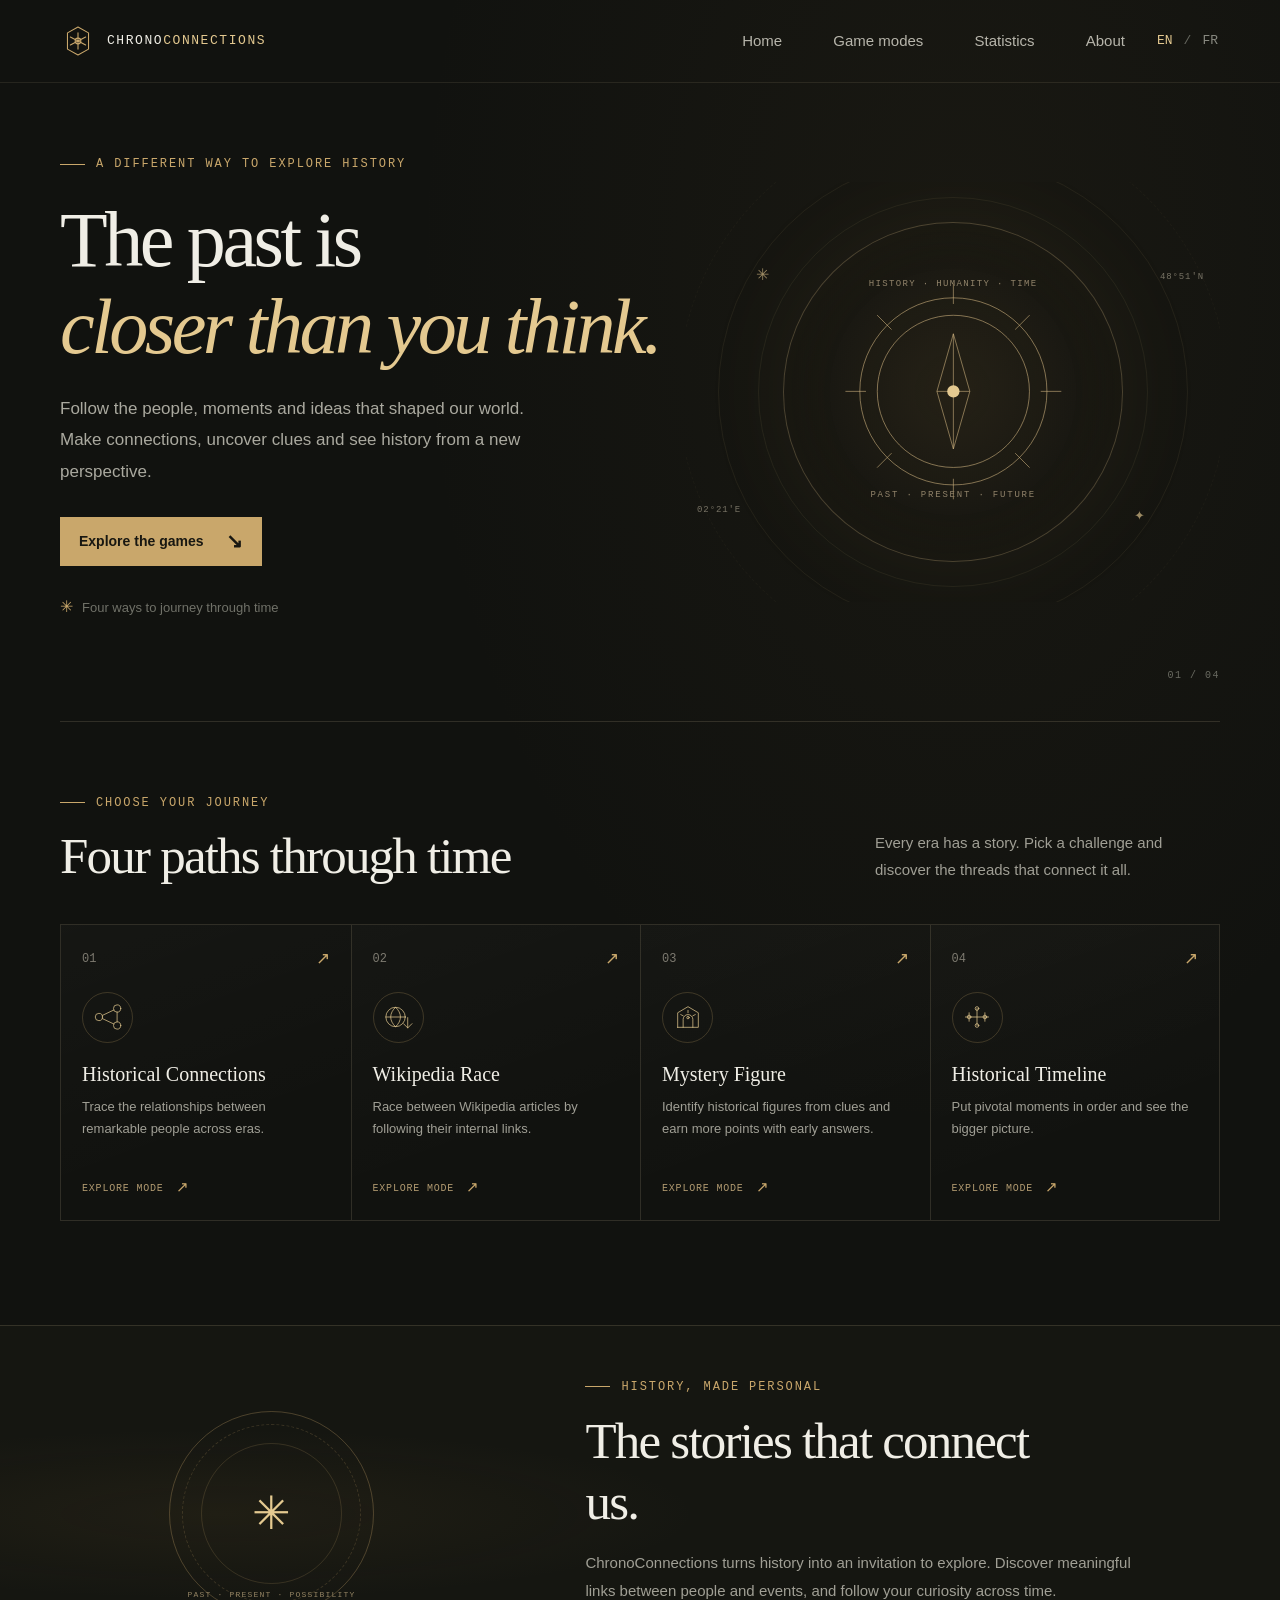
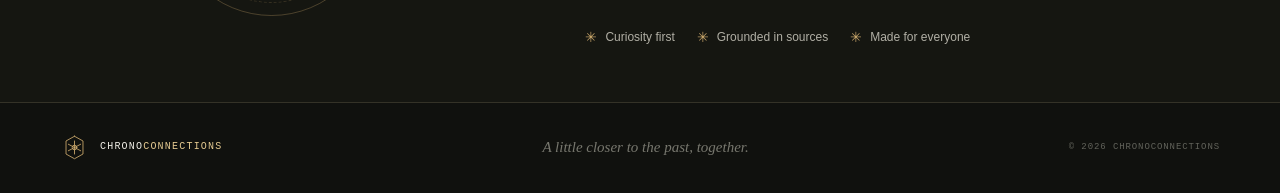
<file: index.html>
<!DOCTYPE html>
<html lang="en">
<head>
  <meta charset="UTF-8">
  <meta name="viewport" content="width=device-width, initial-scale=1">
  <meta name="theme-color" content="#11120f">
  <meta name="description" content="Explore history through four thoughtful, bilingual game modes." data-i18n="pageDescription" data-i18n-attribute="content">
  <title data-i18n="pageTitle">ChronoConnections — Play with the past</title>
  <link rel="stylesheet" href="css/style.css">
  <script src="js/main.js" defer></script>
</head>
<body>
  <a class="skip-link" href="#main-content" data-i18n="skipLink">Skip to content</a>

  <header class="site-header">
    <div class="header-inner">
      <a class="brand" href="#home" aria-label="ChronoConnections home">
        <span class="brand-mark" aria-hidden="true">
          <svg viewBox="0 0 40 40" fill="none">
            <path d="M20 4.5 31.7 11v18L20 35.5 8.3 29V11L20 4.5Z" />
            <path d="M20 11v18M11.5 15.5l17 9M28.5 15.5l-17 9" />
            <circle cx="20" cy="20" r="3.2" />
          </svg>
        </span>
        <span class="brand-name">CHRONO<span>CONNECTIONS</span></span>
      </a>

      <nav class="main-nav" aria-label="Main navigation">
        <a href="#home" data-i18n="navHome">Home</a>
        <a href="#games" data-i18n="navGames">Game modes</a>
        <a href="pages/statistics.html" data-i18n="navStats">Statistics</a>
        <a href="#about" data-i18n="navAbout">About</a>
      </nav>

      <div class="language-switch" role="group" aria-label="Choose language">
        <button type="button" class="language-button is-active" data-language="en" aria-pressed="true">EN</button>
        <span aria-hidden="true">/</span>
        <button type="button" class="language-button" data-language="fr" aria-pressed="false">FR</button>
      </div>
    </div>
  </header>

  <main id="main-content">
    <section class="hero section-wrap" id="home" aria-labelledby="hero-title">
      <div class="hero-copy">
        <p class="eyebrow"><span class="eyebrow-line"></span><span data-i18n="heroEyebrow">A different way to explore history</span></p>
        <h1 id="hero-title"><span data-i18n="heroTitleTop">The past is</span><br><span class="title-accent" data-i18n="heroTitleAccent">closer than you think.</span></h1>
        <p class="hero-description" data-i18n="heroDescription">Follow the people, moments and ideas that shaped our world. Make connections, uncover clues and see history from a new perspective.</p>
        <a class="primary-button" href="#games"><span data-i18n="heroButton">Explore the games</span><span aria-hidden="true">↘</span></a>
        <div class="hero-note">
          <span class="note-icon" aria-hidden="true">✳</span>
          <span data-i18n="heroNote">Four ways to journey through time</span>
        </div>
      </div>

      <div class="hero-art" aria-hidden="true">
        <div class="orbit orbit-one"></div>
        <div class="orbit orbit-two"></div>
        <div class="orbit orbit-three"></div>
        <div class="art-center">
          <span class="art-caption" data-i18n="artCaption">HISTORY · HUMANITY · TIME</span>
          <svg class="compass" viewBox="0 0 240 240" fill="none">
            <circle cx="120" cy="120" r="91" />
            <circle cx="120" cy="120" r="74" />
            <path d="M120 15v20M120 205v20M15 120h20M205 120h20M45.8 45.8l14.1 14.1m120.2 120.2 14.1 14.1m0-148.4-14.1 14.1M59.9 180.1l-14.1 14.1" />
            <path d="m120 64 16 56-16 56-16-56 16-56Z" />
            <path d="M120 64v56h16M120 176v-56h-16" />
            <circle cx="120" cy="120" r="6" />
          </svg>
          <span class="art-date" data-i18n="artDate">PAST · PRESENT · FUTURE</span>
        </div>
        <span class="art-coordinate coordinate-one">48°51′N</span>
        <span class="art-coordinate coordinate-two">02°21′E</span>
        <span class="art-star star-one">✳</span>
        <span class="art-star star-two">✦</span>
      </div>
      <span class="hero-index" aria-hidden="true">01 / 04</span>
    </section>

    <section class="games-section section-wrap" id="games" aria-labelledby="games-title">
      <div class="section-heading">
        <div>
          <p class="eyebrow"><span class="eyebrow-line"></span><span data-i18n="gamesEyebrow">Choose your journey</span></p>
          <h2 id="games-title" data-i18n="gamesTitle">Four paths through time</h2>
        </div>
        <p class="section-intro" data-i18n="gamesIntro">Every era has a story. Pick a challenge and discover the threads that connect it all.</p>
      </div>

      <div class="game-grid">
        <a class="game-card" href="pages/historical-connections.html" aria-labelledby="connection-title" aria-describedby="connection-description">
          <div class="card-topline"><span>01</span><span class="card-symbol" aria-hidden="true">↗</span></div>
          <div class="game-icon connections-icon" aria-hidden="true">
            <svg viewBox="0 0 56 56" fill="none">
              <circle cx="13" cy="28" r="6" /><circle cx="43" cy="14" r="6" /><circle cx="43" cy="42" r="6" />
              <path d="m18.5 25.5 19-9M18.5 30.5l19 9M43 20v16" />
            </svg>
          </div>
          <h3 id="connection-title" data-i18n="connectionTitle">Historical Connections</h3>
          <p id="connection-description" data-i18n="connectionDescription">Trace the relationships between remarkable people across eras.</p>
          <span class="game-card-cta"><span data-i18n="exploreMode">Explore mode</span><span aria-hidden="true">↗</span></span>
        </a>

        <a class="game-card" href="pages/wikipedia-race.html" aria-labelledby="race-title" aria-describedby="race-description">
          <div class="card-topline"><span>02</span><span class="card-symbol" aria-hidden="true">↗</span></div>
          <div class="game-icon race-icon" aria-hidden="true">
            <svg viewBox="0 0 56 56" fill="none">
              <circle cx="24" cy="28" r="16" /><path d="M8 28h32M24 12c5 4.5 8 10 8 16s-3 11.5-8 16M24 12c-5 4.5-8 10-8 16s3 11.5 8 16M37 39l7 7 7-7M44 46V29" />
            </svg>
          </div>
          <h3 id="race-title" data-i18n="raceTitle">Wikipedia Race</h3>
          <p id="race-description" data-i18n="raceDescription">Race from one article to another, one fascinating link at a time.</p>
          <span class="game-card-cta"><span data-i18n="exploreMode">Explore mode</span><span aria-hidden="true">↗</span></span>
        </a>

        <a class="game-card" href="pages/mystery-figure.html" aria-labelledby="mystery-title" aria-describedby="mystery-description">
          <div class="card-topline"><span>03</span><span class="card-symbol" aria-hidden="true">↗</span></div>
          <div class="game-icon mystery-icon" aria-hidden="true">
            <svg viewBox="0 0 56 56" fill="none">
              <path d="M11 45V21l17-10 17 10v24H11Z" /><path d="M20 45V32a8 8 0 0 1 16 0v13M28 17v4M16 24l4 2m20-2-4 2" /><circle cx="28" cy="29" r="2" />
            </svg>
          </div>
          <h3 id="mystery-title" data-i18n="mysteryTitle">Mystery Figure</h3>
          <p id="mystery-description" data-i18n="mysteryDescription">Uncover the identity behind the clues before time runs out.</p>
          <span class="game-card-cta"><span data-i18n="exploreMode">Explore mode</span><span aria-hidden="true">↗</span></span>
        </a>

        <a class="game-card" href="pages/historical-timeline.html" aria-labelledby="timeline-title" aria-describedby="timeline-description">
          <div class="card-topline"><span>04</span><span class="card-symbol" aria-hidden="true">↗</span></div>
          <div class="game-icon timeline-icon" aria-hidden="true">
            <svg viewBox="0 0 56 56" fill="none">
              <path d="M9 28h38M15 21v14m13-21v28m13-21v14" /><circle cx="15" cy="28" r="3" /><circle cx="28" cy="14" r="3" /><circle cx="28" cy="42" r="3" /><circle cx="41" cy="28" r="3" />
            </svg>
          </div>
          <h3 id="timeline-title" data-i18n="timelineTitle">Historical Timeline</h3>
          <p id="timeline-description" data-i18n="timelineDescription">Put pivotal moments in order and see the bigger picture.</p>
          <span class="game-card-cta"><span data-i18n="exploreMode">Explore mode</span><span aria-hidden="true">↗</span></span>
        </a>
      </div>
    </section>

    <section class="about-section" id="about" aria-labelledby="about-title">
      <div class="about-inner section-wrap">
        <div class="about-emblem" aria-hidden="true">
          <span class="emblem-ring"></span>
          <span class="emblem-spark">✳</span>
          <span class="emblem-caption" data-i18n="emblemCaption">PAST · PRESENT · POSSIBILITY</span>
        </div>
        <div class="about-copy">
          <p class="eyebrow"><span class="eyebrow-line"></span><span data-i18n="aboutEyebrow">History, made personal</span></p>
          <h2 id="about-title" data-i18n="aboutTitle">The stories that connect us.</h2>
          <p data-i18n="aboutDescription">ChronoConnections turns history into an invitation to explore. Discover meaningful links between people and events, and follow your curiosity across time.</p>
          <div class="about-values">
            <span><span aria-hidden="true">✳</span><span data-i18n="valueCuriosity">Curiosity first</span></span>
            <span><span aria-hidden="true">✳</span><span data-i18n="valueGrounded">Grounded in sources</span></span>
            <span><span aria-hidden="true">✳</span><span data-i18n="valueBilingual">Made for everyone</span></span>
          </div>
        </div>
      </div>
    </section>
  </main>

  <footer class="site-footer">
    <div class="footer-inner section-wrap">
      <a class="brand footer-brand" href="#home" aria-label="ChronoConnections home">
        <span class="brand-mark" aria-hidden="true">
          <svg viewBox="0 0 40 40" fill="none">
            <path d="M20 4.5 31.7 11v18L20 35.5 8.3 29V11L20 4.5Z" />
            <path d="M20 11v18M11.5 15.5l17 9M28.5 15.5l-17 9" />
            <circle cx="20" cy="20" r="3.2" />
          </svg>
        </span>
        <span class="brand-name">CHRONO<span>CONNECTIONS</span></span>
      </a>
      <p data-i18n="footerNote">A little closer to the past, together.</p>
      <span class="footer-copyright">© <span id="current-year">2025</span> CHRONOCONNECTIONS</span>
    </div>
  </footer>
</body>
</html>
</file>
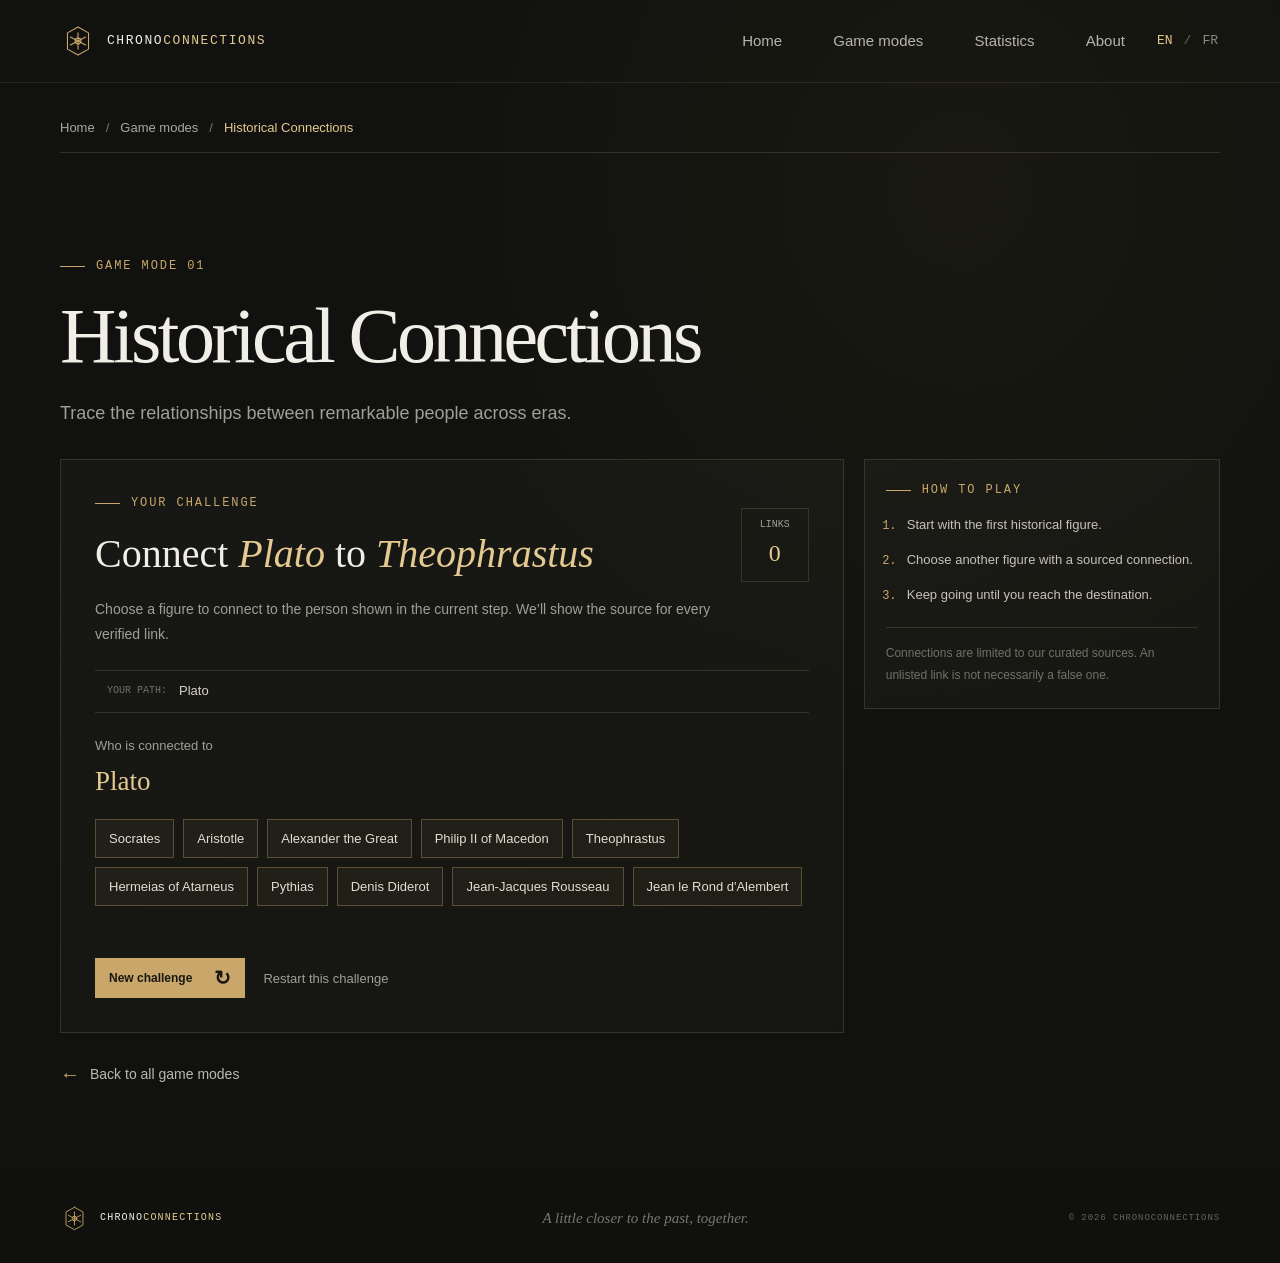
<file: pages/historical-connections.html>
<!DOCTYPE html>
<html lang="en">
<head>
  <meta charset="UTF-8">
  <meta name="viewport" content="width=device-width, initial-scale=1">
  <meta name="theme-color" content="#11120f">
  <meta name="description" content="Connect historical figures through sourced relationships." data-i18n="connectionPageDescription" data-i18n-attribute="content">
  <title data-i18n="connectionPageTitle">Historical Connections — ChronoConnections</title>
  <link rel="stylesheet" href="../css/style.css">
  <script src="../js/main.js" defer></script>
  <script src="../js/game-stats.js" defer></script>
  <script src="../js/historical-connections.js" defer></script>
</head>
<body>
  <a class="skip-link" href="#main-content" data-i18n="skipLink">Skip to content</a>
  <header class="site-header">
    <div class="header-inner">
      <a class="brand" href="../index.html#home" aria-label="ChronoConnections home">
        <span class="brand-mark" aria-hidden="true"><svg viewBox="0 0 40 40" fill="none"><path d="M20 4.5 31.7 11v18L20 35.5 8.3 29V11L20 4.5Z" /><path d="M20 11v18M11.5 15.5l17 9M28.5 15.5l-17 9" /><circle cx="20" cy="20" r="3.2" /></svg></span>
        <span class="brand-name">CHRONO<span>CONNECTIONS</span></span>
      </a>
      <nav class="main-nav" aria-label="Main navigation">
        <a href="../index.html#home" data-i18n="navHome">Home</a>
        <a href="../index.html#games" data-i18n="navGames">Game modes</a>
        <a href="statistics.html" data-i18n="navStats">Statistics</a>
        <a href="../index.html#about" data-i18n="navAbout">About</a>
      </nav>
      <div class="language-switch" role="group" aria-label="Choose language">
        <button type="button" class="language-button is-active" data-language="en" aria-pressed="true">EN</button>
        <span aria-hidden="true">/</span>
        <button type="button" class="language-button" data-language="fr" aria-pressed="false">FR</button>
      </div>
    </div>
  </header>
  <main class="subpage-main section-wrap" id="main-content">
    <nav class="breadcrumb" aria-label="Breadcrumb" data-i18n="breadcrumbLabel" data-i18n-attribute="aria-label"><a href="../index.html#home" data-i18n="breadcrumbHome">Home</a><span aria-hidden="true">/</span><a href="../index.html#games" data-i18n="breadcrumbGames">Game modes</a><span aria-hidden="true">/</span><span aria-current="page" data-i18n="connectionTitle">Historical Connections</span></nav>
    <section class="page-hero game-page-hero" aria-labelledby="page-title">
      <p class="eyebrow"><span class="eyebrow-line"></span><span data-i18n="connectionEyebrow">Game mode 01</span></p>
      <h1 id="page-title" data-i18n="connectionTitle">Historical Connections</h1>
      <p class="page-lead" data-i18n="connectionDescription">Trace the relationships between remarkable people across eras.</p>
    </section>
    <section class="connection-game" aria-labelledby="challenge-title">
      <div class="challenge-panel">
        <div class="challenge-heading">
          <div>
            <p class="eyebrow"><span class="eyebrow-line"></span><span data-game-i18n="challengeEyebrow">Your challenge</span></p>
            <h2 id="challenge-title"><span data-game-i18n="connectLabel">Connect</span> <span class="challenge-person" id="start-person">...</span> <span data-game-i18n="toLabel">to</span> <span class="challenge-person" id="target-person">...</span></h2>
          </div>
          <div class="step-counter"><span data-game-i18n="stepsLabel">Links</span><strong id="step-count">0</strong></div>
        </div>
        <p class="game-instructions" data-game-i18n="instructions">Choose a figure to connect to the person shown in the current step. We’ll show the source for every verified link.</p>
        <div class="path-track" id="path-track" aria-label="Connection path"></div>
        <div class="choice-area">
          <h3 data-game-i18n="chooseNext">Who is connected to</h3>
          <p class="current-person" id="current-person"></p>
          <div class="figure-choices" id="figure-choices" role="group" aria-label="Choose a connected figure"></div>
        </div>
        <p class="game-feedback" id="game-feedback" role="status" aria-live="polite"></p>
        <div class="game-actions">
          <button class="primary-button game-button" id="new-challenge" type="button"><span data-game-i18n="newChallenge">New challenge</span><span aria-hidden="true">↻</span></button>
          <button class="secondary-button" id="restart-challenge" type="button" data-game-i18n="restart">Restart this challenge</button>
        </div>
      </div>
      <aside class="game-guide">
        <p class="eyebrow"><span class="eyebrow-line"></span><span data-game-i18n="howToPlayEyebrow">How to play</span></p>
        <ol>
          <li data-game-i18n="howToPlayOne">Start with the first historical figure.</li>
          <li data-game-i18n="howToPlayTwo">Choose another figure with a sourced connection.</li>
          <li data-game-i18n="howToPlayThree">Keep going until you reach the destination.</li>
        </ol>
        <p class="dataset-note" data-game-i18n="datasetNote">Connections are limited to our curated sources. An unlisted link is not necessarily a false one.</p>
      </aside>
    </section>
    <a class="back-link" href="../index.html#games"><span aria-hidden="true">←</span><span data-i18n="backToModes">Back to all game modes</span></a>
  </main>
  <footer class="site-footer">
    <div class="footer-inner section-wrap">
      <a class="brand footer-brand" href="../index.html#home" aria-label="ChronoConnections home">
        <span class="brand-mark" aria-hidden="true"><svg viewBox="0 0 40 40" fill="none"><path d="M20 4.5 31.7 11v18L20 35.5 8.3 29V11L20 4.5Z" /><path d="M20 11v18M11.5 15.5l17 9M28.5 15.5l-17 9" /><circle cx="20" cy="20" r="3.2" /></svg></span>
        <span class="brand-name">CHRONO<span>CONNECTIONS</span></span>
      </a>
      <p data-i18n="footerNote">A little closer to the past, together.</p>
      <span class="footer-copyright">© <span id="current-year"></span> CHRONOCONNECTIONS</span>
    </div>
  </footer>
</body>
</html>
</file>
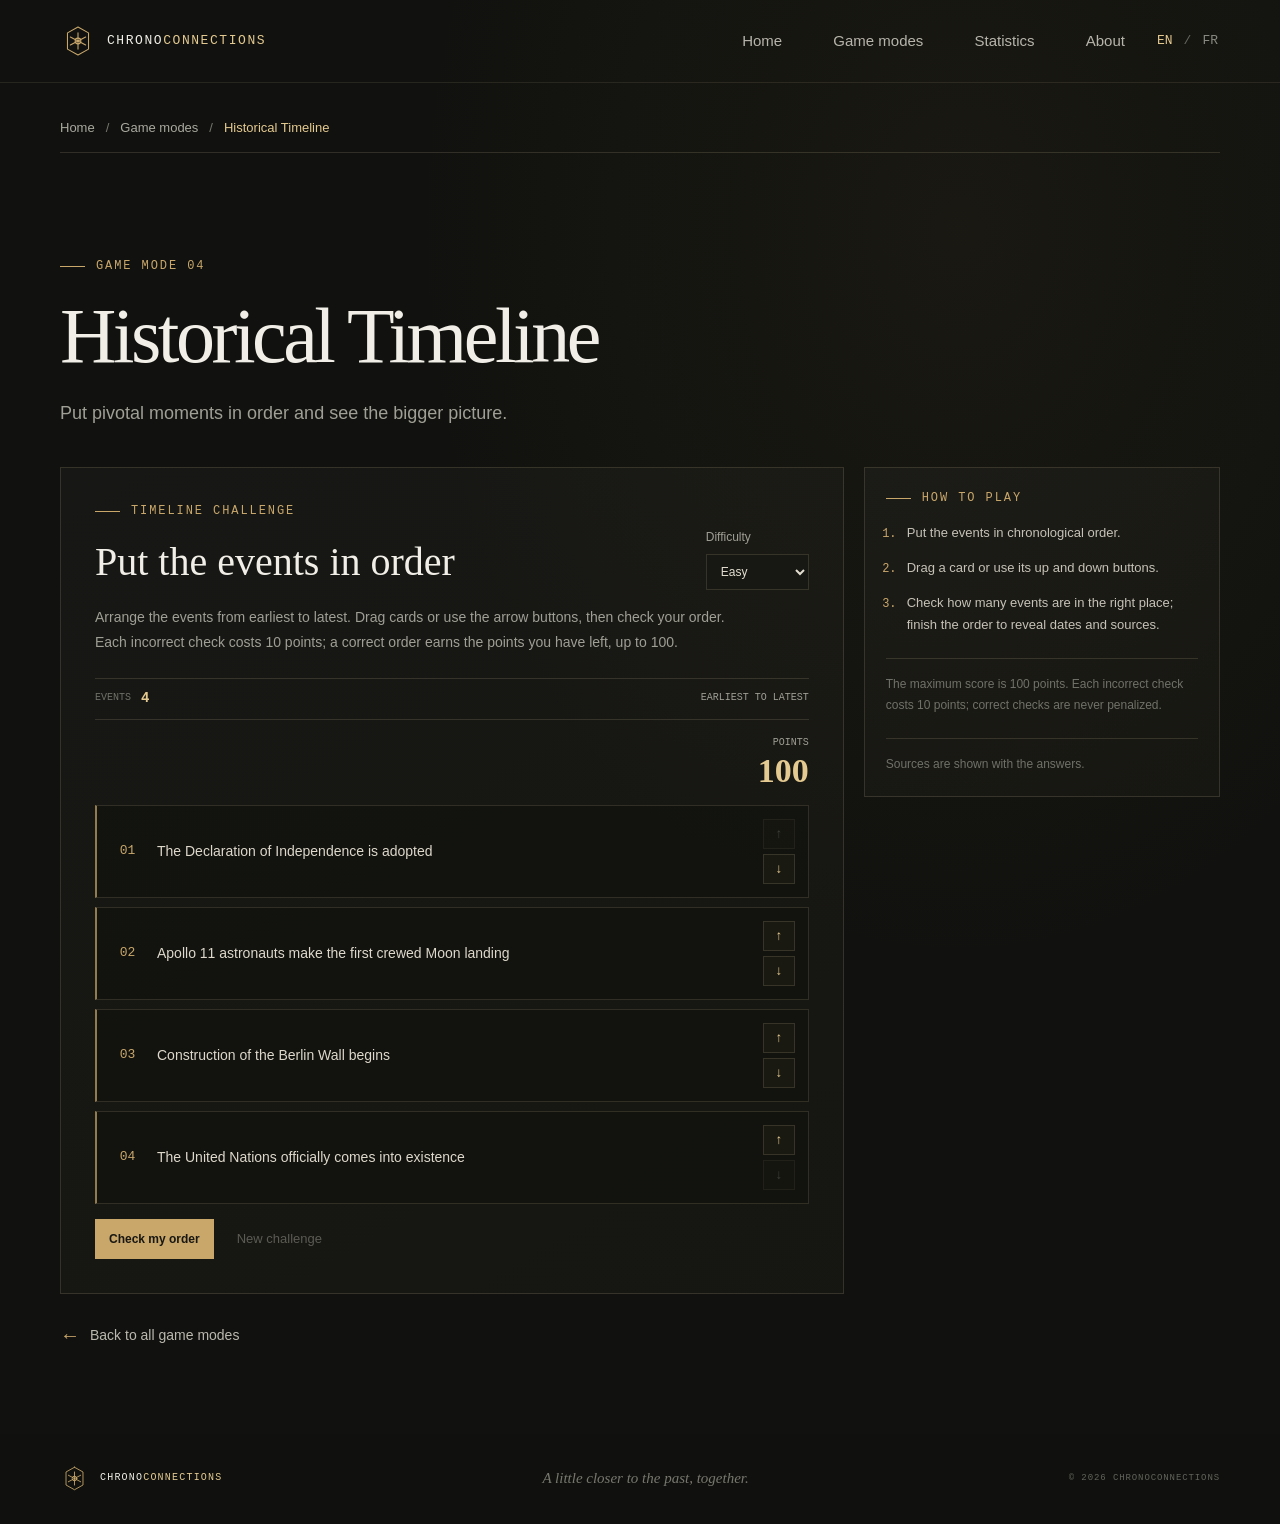
<file: pages/historical-timeline.html>
<!DOCTYPE html>
<html lang="en">
<head>
  <meta charset="UTF-8">
  <meta name="viewport" content="width=device-width, initial-scale=1">
  <meta name="theme-color" content="#11120f">
  <meta name="description" content="Put historical events in chronological order in the Historical Timeline game." data-i18n="timelinePageDescription" data-i18n-attribute="content">
  <title data-i18n="timelinePageTitle">Historical Timeline — ChronoConnections</title>
  <link rel="stylesheet" href="../css/style.css">
  <script src="../js/main.js" defer></script>
  <script src="../js/game-stats.js" defer></script>
  <script src="../data/historical-timeline-events.js" defer></script>
  <script src="../js/historical-timeline.js" defer></script>
</head>
<body>
  <a class="skip-link" href="#main-content" data-i18n="skipLink">Skip to content</a>
  <header class="site-header">
    <div class="header-inner">
      <a class="brand" href="../index.html#home" aria-label="ChronoConnections home">
        <span class="brand-mark" aria-hidden="true"><svg viewBox="0 0 40 40" fill="none"><path d="M20 4.5 31.7 11v18L20 35.5 8.3 29V11L20 4.5Z" /><path d="M20 11v18M11.5 15.5l17 9M28.5 15.5l-17 9" /><circle cx="20" cy="20" r="3.2" /></svg></span>
        <span class="brand-name">CHRONO<span>CONNECTIONS</span></span>
      </a>
      <nav class="main-nav" aria-label="Main navigation">
        <a href="../index.html#home" data-i18n="navHome">Home</a>
        <a href="../index.html#games" data-i18n="navGames">Game modes</a>
        <a href="statistics.html" data-i18n="navStats">Statistics</a>
        <a href="../index.html#about" data-i18n="navAbout">About</a>
      </nav>
      <div class="language-switch" role="group" aria-label="Choose language">
        <button type="button" class="language-button is-active" data-language="en" aria-pressed="true">EN</button>
        <span aria-hidden="true">/</span>
        <button type="button" class="language-button" data-language="fr" aria-pressed="false">FR</button>
      </div>
    </div>
  </header>
  <main class="subpage-main section-wrap" id="main-content">
    <nav class="breadcrumb" aria-label="Breadcrumb" data-i18n="breadcrumbLabel" data-i18n-attribute="aria-label"><a href="../index.html#home" data-i18n="breadcrumbHome">Home</a><span aria-hidden="true">/</span><a href="../index.html#games" data-i18n="breadcrumbGames">Game modes</a><span aria-hidden="true">/</span><span aria-current="page" data-i18n="timelineTitle">Historical Timeline</span></nav>
    <section class="page-hero" aria-labelledby="page-title">
      <p class="eyebrow"><span class="eyebrow-line"></span><span data-i18n="timelineEyebrow">Game mode 04</span></p>
      <h1 id="page-title" data-i18n="timelineTitle">Historical Timeline</h1>
      <p class="page-lead" data-i18n="timelineDescription">Put pivotal moments in order and see the bigger picture.</p>
    </section>
    <section class="timeline-game">
      <div class="challenge-panel">
        <div class="challenge-heading timeline-heading">
          <div>
            <p class="eyebrow"><span class="eyebrow-line"></span><span data-timeline-i18n="challengeEyebrow">Timeline challenge</span></p>
            <h2 data-timeline-i18n="gameTitle">Put the events in order</h2>
          </div>
          <div class="timeline-header-tools">
            <label class="difficulty-control">
              <span data-timeline-i18n="difficultyLabel">Difficulty</span>
              <select id="timeline-difficulty">
                <option value="easy" data-timeline-i18n="easy">Easy</option>
                <option value="medium" data-timeline-i18n="medium">Medium</option>
                <option value="hard" data-timeline-i18n="hard">Hard</option>
              </select>
            </label>
          </div>
        </div>
        <p class="game-instructions" data-timeline-i18n="instructions">Arrange the events from earliest to latest. Drag cards or use the arrow buttons, then check your order. Each incorrect check costs 10 points; a correct order earns the points you have left, up to 100.</p>
        <div class="timeline-progress">
          <span data-timeline-i18n="eventsLabel">Events</span>
          <strong id="timeline-event-count">0</strong>
          <span class="timeline-hint" data-timeline-i18n="orderHint">Earliest to latest</span>
        </div>
        <div class="timeline-feedback-row">
          <p class="game-feedback timeline-feedback" id="timeline-feedback" role="status" aria-live="polite" aria-atomic="true"></p>
          <div class="timeline-score" aria-label="Score">
            <span data-timeline-i18n="pointsLabel">Points</span>
            <span class="timeline-score-value-wrap">
              <strong id="timeline-score-value">100</strong>
              <span class="timeline-score-penalty" id="timeline-score-penalty" aria-hidden="true">-10</span>
            </span>
          </div>
        </div>
        <p class="timeline-zero-toast" id="timeline-zero-toast" role="status" aria-live="assertive" hidden data-timeline-i18n="outOfPoints">No points left. Revealing the correct timeline…</p>
        <ol class="timeline-list" id="timeline-list" aria-label="Events to order"></ol>
        <div class="game-actions timeline-actions">
          <button class="primary-button game-button" id="timeline-submit" type="button" data-timeline-i18n="submit">Check my order</button>
          <button class="secondary-button" id="timeline-next" type="button" data-timeline-i18n="nextChallenge" disabled>New challenge</button>
        </div>
      </div>
      <aside class="game-guide">
        <p class="eyebrow"><span class="eyebrow-line"></span><span data-timeline-i18n="howToPlayEyebrow">How to play</span></p>
        <ol>
          <li data-timeline-i18n="howToPlayOne">Put the events in chronological order.</li>
          <li data-timeline-i18n="howToPlayTwo">Drag a card or use its up and down buttons.</li>
          <li data-timeline-i18n="howToPlayThree">Check how many events are in the right place; finish the order to reveal dates and sources.</li>
        </ol>
        <p class="dataset-note" data-timeline-i18n="scoreNote">The maximum score is 100 points. Each incorrect check costs 10 points; correct checks are never penalized.</p>
        <p class="dataset-note" data-timeline-i18n="sourceNote">Sources are shown with the answers.</p>
      </aside>
    </section>
    <a class="back-link" href="../index.html#games"><span aria-hidden="true">←</span><span data-i18n="backToModes">Back to all game modes</span></a>
  </main>
  <footer class="site-footer">
    <div class="footer-inner section-wrap">
      <a class="brand footer-brand" href="../index.html#home" aria-label="ChronoConnections home">
        <span class="brand-mark" aria-hidden="true"><svg viewBox="0 0 40 40" fill="none"><path d="M20 4.5 31.7 11v18L20 35.5 8.3 29V11L20 4.5Z" /><path d="M20 11v18M11.5 15.5l17 9M28.5 15.5l-17 9" /><circle cx="20" cy="20" r="3.2" /></svg></span>
        <span class="brand-name">CHRONO<span>CONNECTIONS</span></span>
      </a>
      <p data-i18n="footerNote">A little closer to the past, together.</p>
      <span class="footer-copyright">© <span id="current-year"></span> CHRONOCONNECTIONS</span>
    </div>
  </footer>
</body>
</html>
</file>
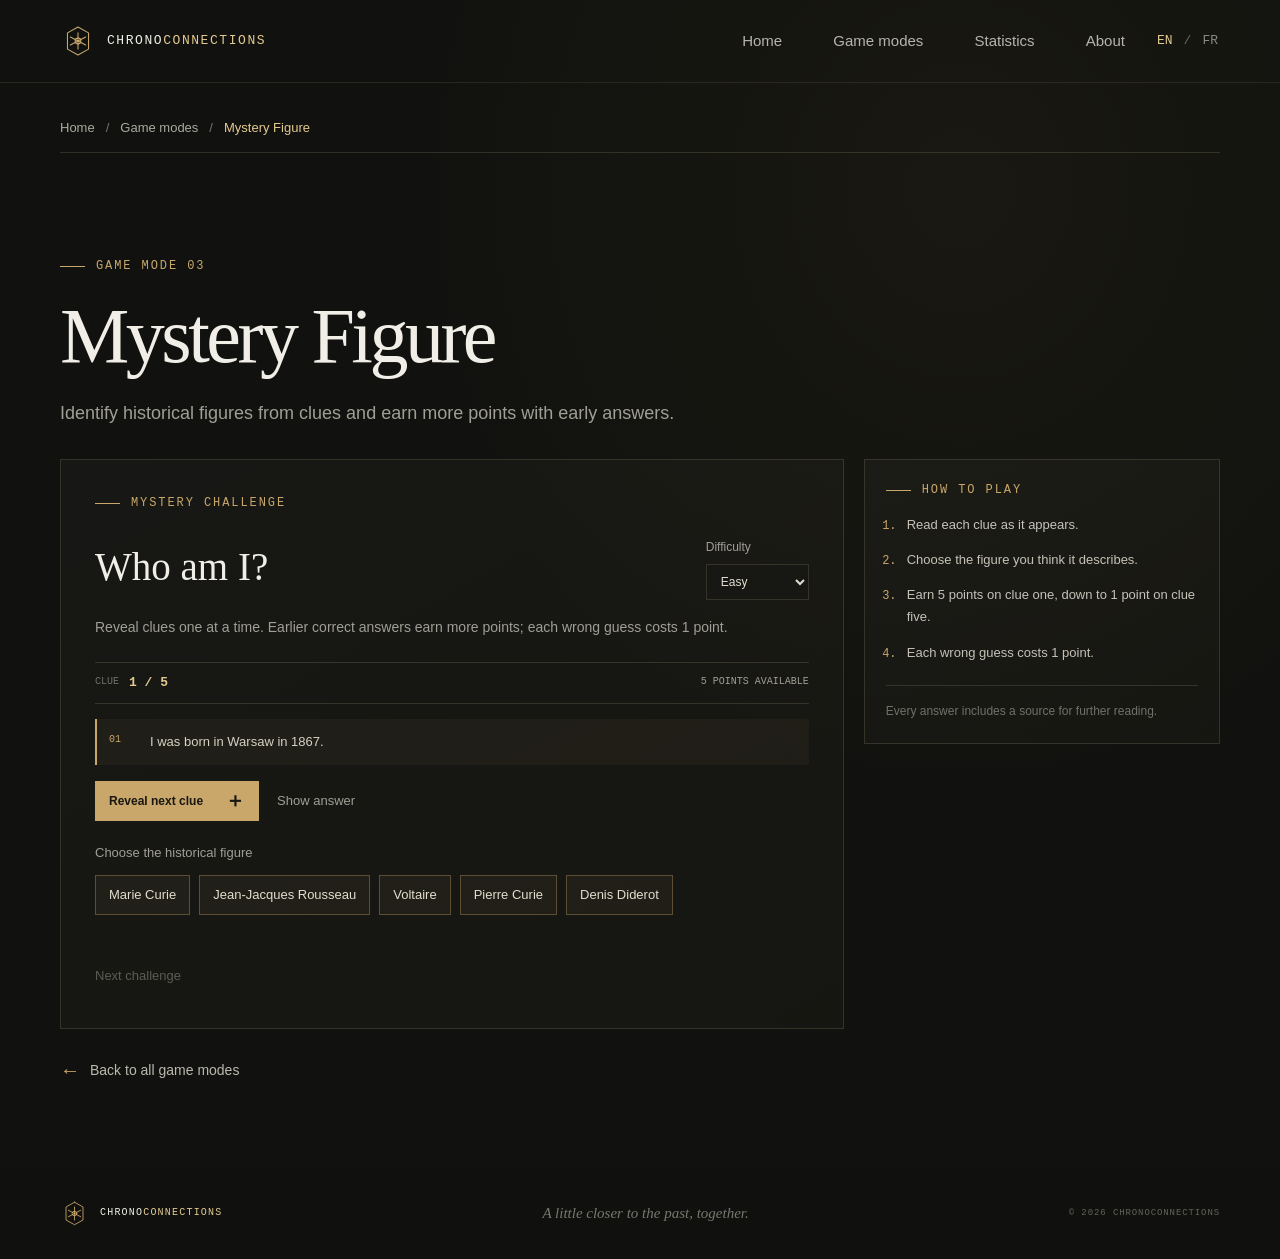
<file: pages/mystery-figure.html>
<!DOCTYPE html>
<html lang="en">
<head>
  <meta charset="UTF-8">
  <meta name="viewport" content="width=device-width, initial-scale=1">
  <meta name="theme-color" content="#11120f">
  <meta name="description" content="Identify historical figures from progressively revealed clues." data-i18n="mysteryPageDescription" data-i18n-attribute="content">
  <title data-i18n="mysteryPageTitle">Mystery Figure — ChronoConnections</title>
  <link rel="stylesheet" href="../css/style.css">
  <script src="../js/main.js" defer></script>
  <script src="../js/game-stats.js" defer></script>
  <script src="../js/mystery-figure.js" defer></script>
</head>
<body>
  <a class="skip-link" href="#main-content" data-i18n="skipLink">Skip to content</a>
  <header class="site-header">
    <div class="header-inner">
      <a class="brand" href="../index.html#home" aria-label="ChronoConnections home">
        <span class="brand-mark" aria-hidden="true"><svg viewBox="0 0 40 40" fill="none"><path d="M20 4.5 31.7 11v18L20 35.5 8.3 29V11L20 4.5Z" /><path d="M20 11v18M11.5 15.5l17 9M28.5 15.5l-17 9" /><circle cx="20" cy="20" r="3.2" /></svg></span>
        <span class="brand-name">CHRONO<span>CONNECTIONS</span></span>
      </a>
      <nav class="main-nav" aria-label="Main navigation">
        <a href="../index.html#home" data-i18n="navHome">Home</a>
        <a href="../index.html#games" data-i18n="navGames">Game modes</a>
        <a href="statistics.html" data-i18n="navStats">Statistics</a>
        <a href="../index.html#about" data-i18n="navAbout">About</a>
      </nav>
      <div class="language-switch" role="group" aria-label="Choose language">
        <button type="button" class="language-button is-active" data-language="en" aria-pressed="true">EN</button>
        <span aria-hidden="true">/</span>
        <button type="button" class="language-button" data-language="fr" aria-pressed="false">FR</button>
      </div>
    </div>
  </header>
  <main class="subpage-main section-wrap" id="main-content">
    <nav class="breadcrumb" aria-label="Breadcrumb" data-i18n="breadcrumbLabel" data-i18n-attribute="aria-label"><a href="../index.html#home" data-i18n="breadcrumbHome">Home</a><span aria-hidden="true">/</span><a href="../index.html#games" data-i18n="breadcrumbGames">Game modes</a><span aria-hidden="true">/</span><span aria-current="page" data-i18n="mysteryTitle">Mystery Figure</span></nav>
    <section class="page-hero game-page-hero" aria-labelledby="page-title">
      <p class="eyebrow"><span class="eyebrow-line"></span><span data-i18n="mysteryEyebrow">Game mode 03</span></p>
      <h1 id="page-title" data-i18n="mysteryTitle">Mystery Figure</h1>
      <p class="page-lead" data-i18n="mysteryDescription">Identify historical figures from clues and earn more points with early answers.</p>
    </section>
    <section class="mystery-game" aria-labelledby="mystery-game-title">
      <div class="challenge-panel">
        <div class="mystery-heading">
          <div>
            <p class="eyebrow"><span class="eyebrow-line"></span><span data-game-i18n="challengeEyebrow">Mystery challenge</span></p>
            <h2 id="mystery-game-title" data-game-i18n="gameTitle">Who am I?</h2>
          </div>
          <label class="difficulty-control">
            <span data-game-i18n="difficultyLabel">Difficulty</span>
            <select id="difficulty-select">
              <option value="easy" data-game-i18n="easy">Easy</option>
              <option value="medium" data-game-i18n="medium">Medium</option>
              <option value="hard" data-game-i18n="hard">Hard</option>
            </select>
          </label>
        </div>
        <p class="game-instructions" data-game-i18n="instructions">Reveal clues one at a time. Earlier correct answers earn more points.</p>
        <div class="clue-progress">
          <span data-game-i18n="clueLabel">Clue</span>
          <strong id="clue-count">0 / 5</strong>
          <span class="clue-score" id="clue-score"></span>
        </div>
        <ol class="clue-list" id="clue-list" aria-live="polite"></ol>
        <div class="mystery-actions">
          <button class="primary-button game-button" id="reveal-clue" type="button"><span data-game-i18n="revealClue">Reveal next clue</span><span aria-hidden="true">＋</span></button>
          <button class="secondary-button" id="give-up" type="button" data-game-i18n="giveUp">Show answer</button>
        </div>
        <div class="guess-area">
          <h3 data-game-i18n="guessPrompt">Choose the historical figure</h3>
          <div class="guess-options" id="guess-options" role="group" aria-label="Choose an answer"></div>
        </div>
        <p class="game-feedback" id="mystery-feedback" role="status" aria-live="polite"></p>
        <div class="mystery-actions">
          <button class="secondary-button" id="next-mystery" type="button" data-game-i18n="nextChallenge" disabled>Next challenge</button>
        </div>
      </div>
      <aside class="game-guide">
        <p class="eyebrow"><span class="eyebrow-line"></span><span data-game-i18n="howToPlayEyebrow">How to play</span></p>
        <ol>
          <li data-game-i18n="howToPlayOne">Read each clue as it appears.</li>
          <li data-game-i18n="howToPlayTwo">Choose the figure you think it describes.</li>
          <li data-game-i18n="howToPlayThree">Earn 5 points on clue one, down to 1 point on clue five.</li>
          <li data-game-i18n="howToPlayFour">Each wrong guess costs 1 point.</li>
        </ol>
        <p class="dataset-note" data-game-i18n="sourceNote">Every answer includes a source for further reading.</p>
      </aside>
    </section>
    <a class="back-link" href="../index.html#games"><span aria-hidden="true">←</span><span data-i18n="backToModes">Back to all game modes</span></a>
  </main>
  <footer class="site-footer">
    <div class="footer-inner section-wrap">
      <a class="brand footer-brand" href="../index.html#home" aria-label="ChronoConnections home">
        <span class="brand-mark" aria-hidden="true"><svg viewBox="0 0 40 40" fill="none"><path d="M20 4.5 31.7 11v18L20 35.5 8.3 29V11L20 4.5Z" /><path d="M20 11v18M11.5 15.5l17 9M28.5 15.5l-17 9" /><circle cx="20" cy="20" r="3.2" /></svg></span>
        <span class="brand-name">CHRONO<span>CONNECTIONS</span></span>
      </a>
      <p data-i18n="footerNote">A little closer to the past, together.</p>
      <span class="footer-copyright">© <span id="current-year"></span> CHRONOCONNECTIONS</span>
    </div>
  </footer>
</body>
</html>
</file>
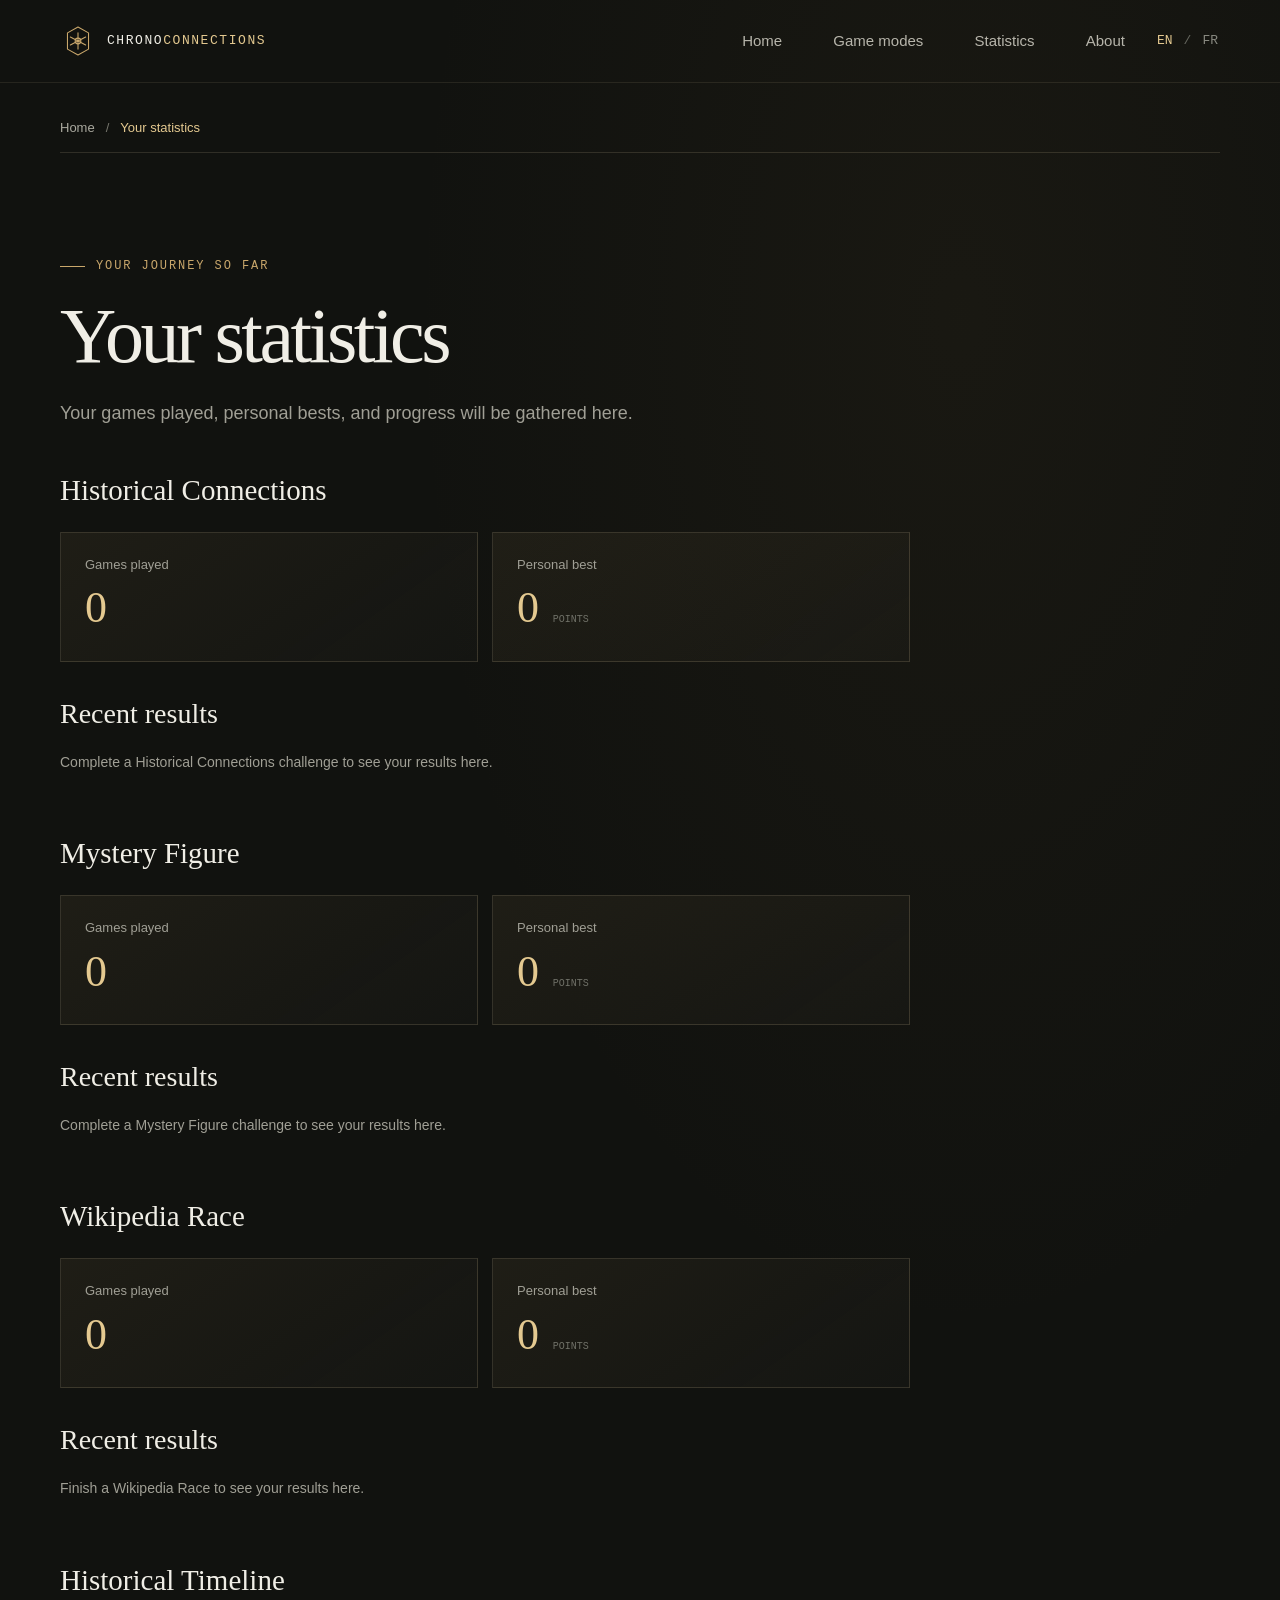
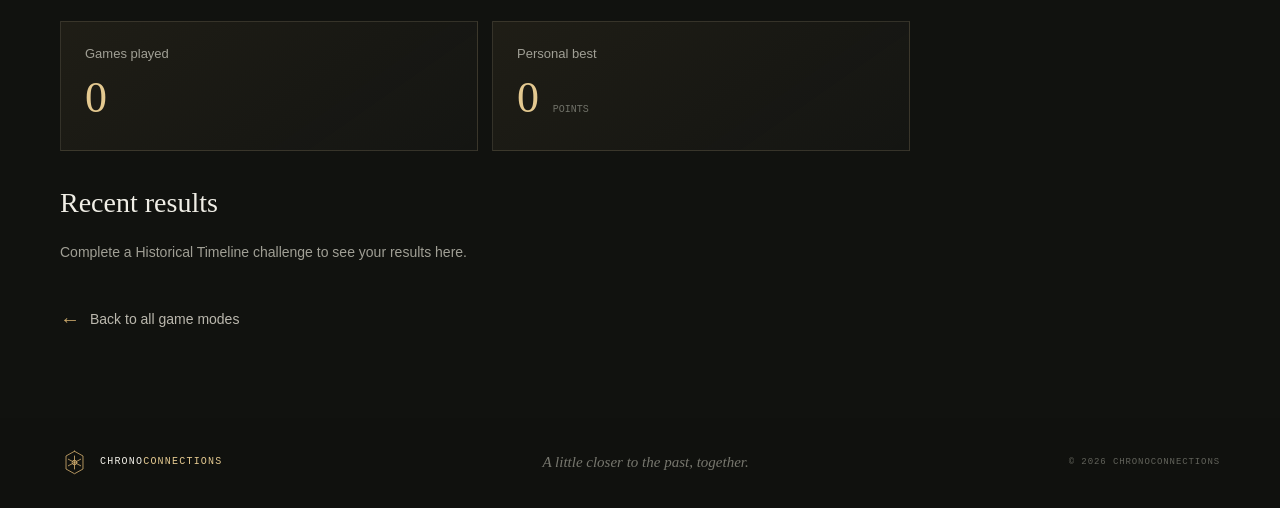
<file: pages/statistics.html>
<!DOCTYPE html>
<html lang="en">
<head>
  <meta charset="UTF-8">
  <meta name="viewport" content="width=device-width, initial-scale=1">
  <meta name="theme-color" content="#11120f">
  <meta name="description" content="View your ChronoConnections game statistics and recent results." data-i18n="statsPageDescription" data-i18n-attribute="content">
  <title data-i18n="statsPageTitle">Statistics — ChronoConnections</title>
  <link rel="stylesheet" href="../css/style.css">
  <script src="../js/main.js" defer></script>
  <script src="../js/game-stats.js" defer></script>
  <script src="../js/statistics.js" defer></script>
</head>
<body>
  <a class="skip-link" href="#main-content" data-i18n="skipLink">Skip to content</a>
  <header class="site-header">
    <div class="header-inner">
      <a class="brand" href="../index.html#home" aria-label="ChronoConnections home">
        <span class="brand-mark" aria-hidden="true"><svg viewBox="0 0 40 40" fill="none"><path d="M20 4.5 31.7 11v18L20 35.5 8.3 29V11L20 4.5Z" /><path d="M20 11v18M11.5 15.5l17 9M28.5 15.5l-17 9" /><circle cx="20" cy="20" r="3.2" /></svg></span>
        <span class="brand-name">CHRONO<span>CONNECTIONS</span></span>
      </a>
      <nav class="main-nav" aria-label="Main navigation">
        <a href="../index.html#home" data-i18n="navHome">Home</a>
        <a href="../index.html#games" data-i18n="navGames">Game modes</a>
        <a href="statistics.html" aria-current="page" data-i18n="navStats">Statistics</a>
        <a href="../index.html#about" data-i18n="navAbout">About</a>
      </nav>
      <div class="language-switch" role="group" aria-label="Choose language">
        <button type="button" class="language-button is-active" data-language="en" aria-pressed="true">EN</button>
        <span aria-hidden="true">/</span>
        <button type="button" class="language-button" data-language="fr" aria-pressed="false">FR</button>
      </div>
    </div>
  </header>
  <main class="subpage-main section-wrap" id="main-content">
    <nav class="breadcrumb" aria-label="Breadcrumb" data-i18n="breadcrumbLabel" data-i18n-attribute="aria-label"><a href="../index.html#home" data-i18n="breadcrumbHome">Home</a><span aria-hidden="true">/</span><span aria-current="page" data-i18n="statsTitle">Your statistics</span></nav>
    <section class="page-hero" aria-labelledby="page-title">
      <p class="eyebrow"><span class="eyebrow-line"></span><span data-i18n="statsEyebrow">Your journey so far</span></p>
      <h1 id="page-title" data-i18n="statsTitle">Your statistics</h1>
      <p class="page-lead" data-i18n="statsDescription">Your games played, personal bests, and progress will be gathered here.</p>
    </section>
    <section class="statistics-dashboard" aria-live="polite">
      <section class="game-statistics" aria-labelledby="connections-statistics-title">
        <h2 id="connections-statistics-title" data-stats-i18n="connectionsTitle">Historical Connections</h2>
        <div class="statistics-cards">
          <article class="statistics-card">
            <p data-stats-i18n="connectionsPlayed">Games played</p>
            <strong id="connections-games-played">0</strong>
          </article>
          <article class="statistics-card">
            <p data-stats-i18n="connectionsBest">Personal best</p>
            <strong id="connections-best-score">0</strong>
            <span data-stats-i18n="pointsUnit">points</span>
          </article>
        </div>
        <section class="recent-results" aria-labelledby="connections-results-title">
          <h3 id="connections-results-title" data-stats-i18n="connectionsRecent">Recent results</h3>
          <p class="statistics-message" id="connections-statistics-message" role="status"></p>
          <ol id="connections-results-list"></ol>
        </section>
      </section>
      <section class="game-statistics" aria-labelledby="mystery-statistics-title">
        <h2 id="mystery-statistics-title" data-stats-i18n="mysteryTitle">Mystery Figure</h2>
        <div class="statistics-cards">
          <article class="statistics-card">
            <p data-stats-i18n="mysteryPlayed">Games played</p>
            <strong id="mystery-games-played">0</strong>
          </article>
          <article class="statistics-card">
            <p data-stats-i18n="mysteryBest">Personal best</p>
            <strong id="mystery-best-score">0</strong>
            <span data-stats-i18n="pointsUnit">points</span>
          </article>
        </div>
        <section class="recent-results" aria-labelledby="mystery-results-title">
          <h3 id="mystery-results-title" data-stats-i18n="mysteryRecent">Recent results</h3>
          <p class="statistics-message" id="mystery-statistics-message" role="status"></p>
          <ol id="mystery-results-list"></ol>
        </section>
      </section>
      <section class="game-statistics" aria-labelledby="race-statistics-title">
        <h2 id="race-statistics-title" data-stats-i18n="raceTitle">Wikipedia Race</h2>
        <div class="statistics-cards">
          <article class="statistics-card">
            <p data-stats-i18n="racePlayed">Games played</p>
            <strong id="race-games-played">0</strong>
          </article>
          <article class="statistics-card">
            <p data-stats-i18n="raceBest">Personal best</p>
            <strong id="race-best-score">0</strong>
            <span data-stats-i18n="pointsUnit">points</span>
          </article>
        </div>
        <section class="recent-results" aria-labelledby="race-results-title">
          <h3 id="race-results-title" data-stats-i18n="raceRecent">Recent results</h3>
          <p class="statistics-message" id="race-statistics-message" role="status"></p>
          <ol id="race-results-list"></ol>
        </section>
      </section>
      <section class="game-statistics" aria-labelledby="timeline-statistics-title">
        <h2 id="timeline-statistics-title" data-stats-i18n="timelineTitle">Historical Timeline</h2>
        <div class="statistics-cards">
          <article class="statistics-card">
            <p data-stats-i18n="timelinePlayed">Games played</p>
            <strong id="timeline-games-played">0</strong>
          </article>
          <article class="statistics-card">
            <p data-stats-i18n="timelineBest">Personal best</p>
            <strong id="timeline-best-score">0</strong>
            <span data-stats-i18n="pointsUnit">points</span>
          </article>
        </div>
        <section class="recent-results" aria-labelledby="timeline-results-title">
          <h3 id="timeline-results-title" data-stats-i18n="timelineRecent">Recent results</h3>
          <p class="statistics-message" id="timeline-statistics-message" role="status"></p>
          <ol id="timeline-results-list"></ol>
        </section>
      </section>
    </section>
    <a class="back-link" href="../index.html#games"><span aria-hidden="true">←</span><span data-i18n="backToModes">Back to all game modes</span></a>
  </main>
  <footer class="site-footer">
    <div class="footer-inner section-wrap">
      <a class="brand footer-brand" href="../index.html#home" aria-label="ChronoConnections home">
        <span class="brand-mark" aria-hidden="true"><svg viewBox="0 0 40 40" fill="none"><path d="M20 4.5 31.7 11v18L20 35.5 8.3 29V11L20 4.5Z" /><path d="M20 11v18M11.5 15.5l17 9M28.5 15.5l-17 9" /><circle cx="20" cy="20" r="3.2" /></svg></span>
        <span class="brand-name">CHRONO<span>CONNECTIONS</span></span>
      </a>
      <p data-i18n="footerNote">A little closer to the past, together.</p>
      <span class="footer-copyright">© <span id="current-year"></span> CHRONOCONNECTIONS</span>
    </div>
  </footer>
</body>
</html>
</file>
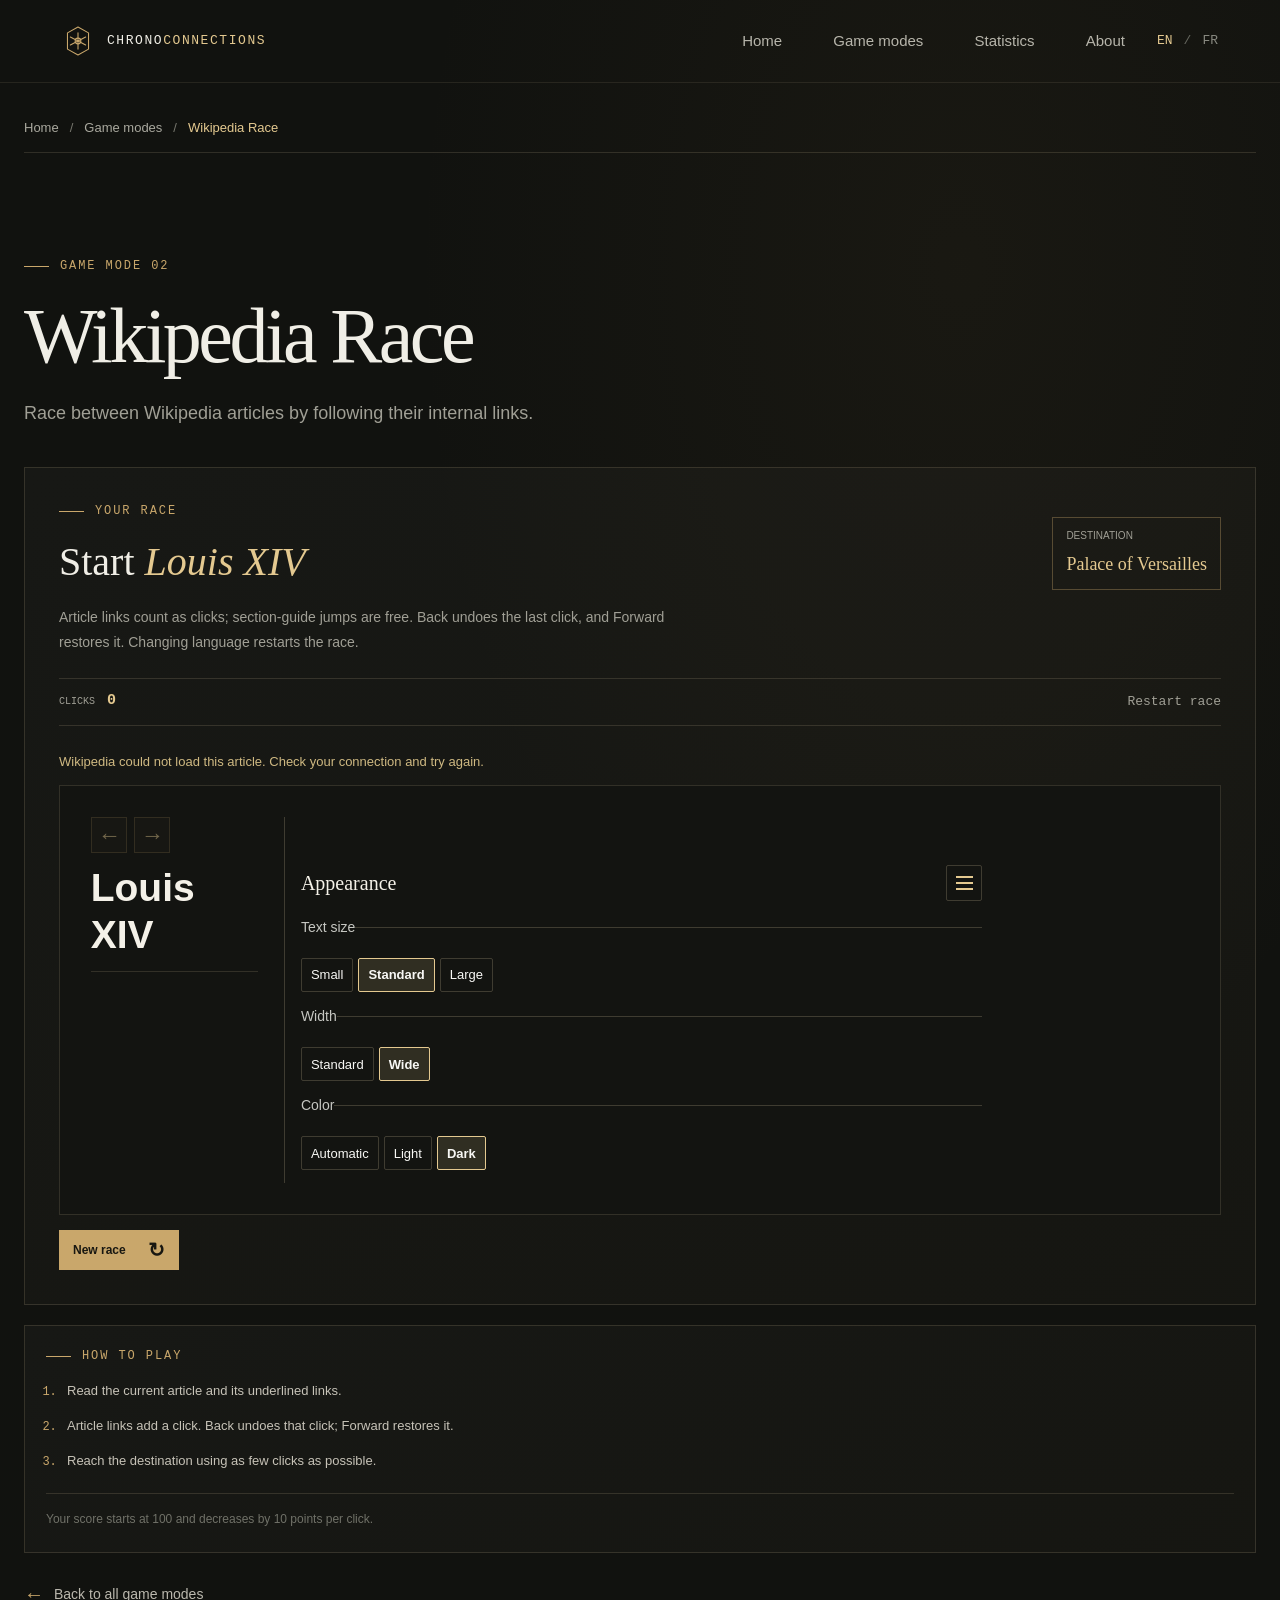
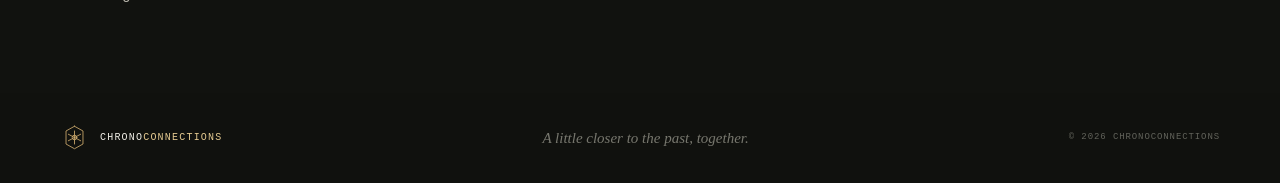
<file: pages/wikipedia-race.html>
<!DOCTYPE html>
<html lang="en">
<head>
  <meta charset="UTF-8">
  <meta name="viewport" content="width=device-width, initial-scale=1">
  <meta name="theme-color" content="#11120f">
  <meta name="description" content="Race between Wikipedia articles using their internal links." data-i18n="racePageDescription" data-i18n-attribute="content">
  <title data-i18n="racePageTitle">Wikipedia Race — ChronoConnections</title>
  <link rel="stylesheet" href="../css/style.css">
  <script src="../js/main.js" defer></script>
  <script src="../js/game-stats.js" defer></script>
  <script src="../data/wikipedia-race-challenges.js" defer></script>
  <script src="../js/wikipedia-race.js" defer></script>
</head>
<body>
  <a class="skip-link" href="#main-content" data-i18n="skipLink">Skip to content</a>
  <header class="site-header">
    <div class="header-inner">
      <a class="brand" href="../index.html#home" aria-label="ChronoConnections home">
        <span class="brand-mark" aria-hidden="true"><svg viewBox="0 0 40 40" fill="none"><path d="M20 4.5 31.7 11v18L20 35.5 8.3 29V11L20 4.5Z" /><path d="M20 11v18M11.5 15.5l17 9M28.5 15.5l-17 9" /><circle cx="20" cy="20" r="3.2" /></svg></span>
        <span class="brand-name">CHRONO<span>CONNECTIONS</span></span>
      </a>
      <nav class="main-nav" aria-label="Main navigation">
        <a href="../index.html#home" data-i18n="navHome">Home</a>
        <a href="../index.html#games" data-i18n="navGames">Game modes</a>
        <a href="statistics.html" data-i18n="navStats">Statistics</a>
        <a href="../index.html#about" data-i18n="navAbout">About</a>
      </nav>
      <div class="language-switch" role="group" aria-label="Choose language">
        <button type="button" class="language-button is-active" data-language="en" aria-pressed="true">EN</button>
        <span aria-hidden="true">/</span>
        <button type="button" class="language-button" data-language="fr" aria-pressed="false">FR</button>
      </div>
    </div>
  </header>
  <main class="subpage-main section-wrap race-page-main" id="main-content">
    <nav class="breadcrumb" aria-label="Breadcrumb" data-i18n="breadcrumbLabel" data-i18n-attribute="aria-label"><a href="../index.html#home" data-i18n="breadcrumbHome">Home</a><span aria-hidden="true">/</span><a href="../index.html#games" data-i18n="breadcrumbGames">Game modes</a><span aria-hidden="true">/</span><span aria-current="page" data-i18n="raceTitle">Wikipedia Race</span></nav>
    <section class="page-hero" aria-labelledby="page-title">
      <p class="eyebrow"><span class="eyebrow-line"></span><span data-i18n="raceEyebrow">Game mode 02</span></p>
      <h1 id="page-title" data-i18n="raceTitle">Wikipedia Race</h1>
      <p class="page-lead" data-i18n="raceDescription">Race between Wikipedia articles by following their internal links.</p>
    </section>
    <section class="race-game">
      <div class="challenge-panel">
        <div class="challenge-heading race-challenge-heading">
          <div>
            <p class="eyebrow"><span class="eyebrow-line"></span><span data-race-i18n="challengeEyebrow">Your race</span></p>
            <h2><span data-race-i18n="startLabel">Start</span> <span class="challenge-person" id="race-start">Loading…</span></h2>
          </div>
          <div class="race-target">
            <span data-race-i18n="destinationLabel">Destination</span>
            <strong id="race-target">Loading…</strong>
          </div>
        </div>
        <p class="game-instructions" data-race-i18n="instructions">Article links count as clicks; section-guide jumps are free. Back returns to the previous article and undoes that click. Changing language restarts the race.</p>
        <div class="race-status-row">
          <span><span data-race-i18n="clicksLabel">Clicks</span> <strong id="race-click-count">0</strong></span>
          <button class="secondary-button" id="race-restart" type="button" data-race-i18n="restart">Restart race</button>
        </div>
        <p class="game-feedback" id="race-feedback" role="status" aria-live="polite"></p>
        <article class="race-article" aria-labelledby="race-article-title">
          <div class="race-reader-layout" id="race-reader-layout" data-width="wide">
            <nav class="race-section-nav" id="race-section-nav" aria-label="Article sections" hidden>
              <div class="race-sidebar-heading">
                <h4 data-race-i18n="contentsTitle">Contents</h4>
                <button class="race-section-toggle" id="race-section-toggle" type="button" aria-label="Hide contents" aria-expanded="true" aria-controls="race-section-list">
                  <span aria-hidden="true"></span>
                  <span aria-hidden="true"></span>
                  <span aria-hidden="true"></span>
                </button>
              </div>
              <ol id="race-section-list"></ol>
            </nav>
            <div class="race-article-main" id="race-article-content">
              <nav class="race-history-controls" aria-label="Article history">
                <button class="race-history-button" id="race-back" type="button" aria-label="Back to previous article" disabled>
                  <span aria-hidden="true">←</span>
                </button>
                <button class="race-history-button" id="race-forward" type="button" aria-label="Forward to next article" disabled>
                  <span aria-hidden="true">→</span>
                </button>
              </nav>
              <div class="race-article-heading">
                <h3 id="race-article-title">Loading article…</h3>
                <a id="race-wikipedia-link" href="#" target="_blank" rel="noopener noreferrer" hidden data-race-i18n="viewWikipedia">View on Wikipedia</a>
              </div>
              <div id="race-extract" class="race-extract"></div>
            </div>
            <aside class="race-appearance" aria-labelledby="appearance-title">
              <div class="race-sidebar-heading">
                <h4 id="appearance-title" data-race-i18n="appearanceTitle">Appearance</h4>
                <button class="race-appearance-toggle" id="race-appearance-toggle" type="button" aria-label="Hide appearance" aria-expanded="true" aria-controls="race-appearance-controls">
                  <span aria-hidden="true"></span>
                  <span aria-hidden="true"></span>
                  <span aria-hidden="true"></span>
                </button>
              </div>
              <div id="race-appearance-controls">
                <fieldset class="race-appearance-control">
                  <legend data-race-i18n="textSizeLabel">Text size</legend>
                  <div class="race-appearance-options" role="group" aria-label="Text size">
                    <button type="button" data-appearance-setting="textSize" data-appearance-value="small" data-race-i18n="textSmall" aria-pressed="false">Small</button>
                    <button type="button" data-appearance-setting="textSize" data-appearance-value="standard" data-race-i18n="textStandard" aria-pressed="true">Standard</button>
                    <button type="button" data-appearance-setting="textSize" data-appearance-value="large" data-race-i18n="textLarge" aria-pressed="false">Large</button>
                  </div>
                </fieldset>
                <fieldset class="race-appearance-control">
                  <legend data-race-i18n="widthLabel">Width</legend>
                  <div class="race-appearance-options" role="group" aria-label="Width">
                    <button type="button" data-appearance-setting="width" data-appearance-value="standard" data-race-i18n="widthStandard" aria-pressed="false">Standard</button>
                    <button type="button" data-appearance-setting="width" data-appearance-value="wide" data-race-i18n="widthWide" aria-pressed="true">Wide</button>
                  </div>
                </fieldset>
                <fieldset class="race-appearance-control">
                  <legend data-race-i18n="colorLabel">Color</legend>
                  <div class="race-appearance-options" role="group" aria-label="Color">
                    <button type="button" data-appearance-setting="color" data-appearance-value="auto" data-race-i18n="colorAuto" aria-pressed="false">Automatic</button>
                    <button type="button" data-appearance-setting="color" data-appearance-value="light" data-race-i18n="colorLight" aria-pressed="false">Light</button>
                    <button type="button" data-appearance-setting="color" data-appearance-value="dark" data-race-i18n="colorDark" aria-pressed="true">Dark</button>
                  </div>
                </fieldset>
              </div>
            </aside>
          </div>
        </article>
        <div class="game-actions">
          <button class="primary-button game-button" id="race-new-challenge" type="button"><span data-race-i18n="newRace">New race</span><span aria-hidden="true">↻</span></button>
        </div>
      </div>
      <aside class="game-guide">
        <p class="eyebrow"><span class="eyebrow-line"></span><span data-race-i18n="howToPlayEyebrow">How to play</span></p>
        <ol>
          <li data-race-i18n="howToPlayOne">Read the current article and its links.</li>
          <li data-race-i18n="howToPlayTwo">Article links add a click. Back undoes that click; Forward restores it.</li>
          <li data-race-i18n="howToPlayThree">Reach the destination using as few clicks as possible.</li>
        </ol>
        <p class="dataset-note" data-race-i18n="scoreNote">Your score starts at 100 and decreases by 10 points per click.</p>
      </div>
    </section>
    <a class="back-link" href="../index.html#games"><span aria-hidden="true">←</span><span data-i18n="backToModes">Back to all game modes</span></a>
  </main>
  <footer class="site-footer">
    <div class="footer-inner section-wrap">
      <a class="brand footer-brand" href="../index.html#home" aria-label="ChronoConnections home">
        <span class="brand-mark" aria-hidden="true"><svg viewBox="0 0 40 40" fill="none"><path d="M20 4.5 31.7 11v18L20 35.5 8.3 29V11L20 4.5Z" /><path d="M20 11v18M11.5 15.5l17 9M28.5 15.5l-17 9" /><circle cx="20" cy="20" r="3.2" /></svg></span>
        <span class="brand-name">CHRONO<span>CONNECTIONS</span></span>
      </a>
      <p data-i18n="footerNote">A little closer to the past, together.</p>
      <span class="footer-copyright">© <span id="current-year"></span> CHRONOCONNECTIONS</span>
    </div>
  </footer>
</body>
</html>
</file>
<file: css/style.css>
:root {
  color-scheme: dark;
  --background: #11120f;
  --surface: #181915;
  --surface-raised: #1d1e19;
  --text: #f0eee6;
  --muted: #a09f95;
  --subtle: #707168;
  --gold: #c9a76b;
  --gold-light: #e4c990;
  --line: rgba(224, 206, 166, 0.15);
  --serif: Georgia, "Times New Roman", serif;
  --sans: "Segoe UI", Arial, sans-serif;
  --mono: Consolas, "Courier New", monospace;
}

* {
  box-sizing: border-box;
}

html {
  scroll-behavior: smooth;
}

body {
  margin: 0;
  background:
    radial-gradient(ellipse at 75% 15%, rgba(98, 79, 45, 0.1), transparent 34rem),
    var(--background);
  color: var(--text);
  font-family: var(--sans);
  font-size: 17px;
  line-height: 1.65;
}

::selection {
  background: var(--gold);
  color: var(--background);
}

a {
  color: inherit;
}

button,
a {
  -webkit-tap-highlight-color: transparent;
}

.section-wrap,
.header-inner {
  width: min(1160px, calc(100% - 64px));
  margin-inline: auto;
}

.skip-link {
  position: absolute;
  top: 10px;
  left: 10px;
  z-index: 20;
  padding: 10px 14px;
  transform: translateY(-160%);
  background: var(--gold-light);
  color: #14140f;
  text-decoration: none;
}

.skip-link:focus {
  transform: translateY(0);
}

.site-header {
  position: relative;
  z-index: 2;
  border-bottom: 1px solid rgba(224, 206, 166, 0.1);
}

.header-inner {
  display: flex;
  min-height: 82px;
  align-items: center;
  justify-content: space-between;
  gap: 30px;
}

.brand {
  display: inline-flex;
  align-items: center;
  gap: 11px;
  color: var(--text);
  text-decoration: none;
}

.brand-mark {
  display: grid;
  width: 36px;
  height: 36px;
  place-items: center;
}

.brand-mark svg {
  width: 100%;
  stroke: var(--gold);
  stroke-linecap: round;
  stroke-linejoin: round;
  stroke-width: 1.2;
}

.brand-name {
  font-family: var(--mono);
  font-size: 13px;
  letter-spacing: 0.12em;
  white-space: nowrap;
}

.brand-name span {
  color: var(--gold-light);
}

.main-nav {
  display: flex;
  align-items: center;
  gap: clamp(24px, 4vw, 52px);
  margin-left: auto;
}

.main-nav a {
  color: #b7b5ab;
  font-size: 15px;
  text-decoration: none;
  transition: color 160ms ease;
}

.main-nav a:hover,
.main-nav a:focus-visible {
  color: var(--gold-light);
}

.language-switch {
  display: flex;
  align-items: center;
  gap: 9px;
  color: #66675f;
  font-family: var(--mono);
  font-size: 13px;
}

.language-button {
  padding: 6px 2px;
  border: 0;
  background: transparent;
  color: #888980;
  cursor: pointer;
  font: inherit;
  transition: color 160ms ease;
}

.language-button:hover,
.language-button:focus-visible,
.language-button.is-active {
  color: var(--gold-light);
}

.language-button:focus-visible,
a:focus-visible,
.coming-soon:focus-visible {
  outline: 2px solid var(--gold-light);
  outline-offset: 4px;
}

.hero {
  position: relative;
  display: grid;
  min-height: 585px;
  grid-template-columns: 1.08fr 0.92fr;
  align-items: center;
  padding-block: 72px 92px;
}

.hero-copy {
  position: relative;
  z-index: 1;
  max-width: 620px;
  padding-bottom: 8px;
}

.eyebrow {
  display: flex;
  align-items: center;
  gap: 11px;
  margin: 0 0 23px;
  color: var(--gold);
  font-family: var(--mono);
  font-size: 12px;
  letter-spacing: 0.16em;
  line-height: 1.5;
  text-transform: uppercase;
}

.eyebrow-line {
  width: 25px;
  height: 1px;
  background: var(--gold);
}

h1,
h2,
h3,
p {
  margin-top: 0;
}

.hero h1 {
  margin-bottom: 22px;
  font-family: var(--serif);
  font-size: clamp(51px, 6.1vw, 81px);
  font-weight: 400;
  letter-spacing: -0.045em;
  line-height: 1.12;
}

.title-accent {
  color: var(--gold-light);
  font-style: italic;
}

.hero-description {
  max-width: 475px;
  margin-bottom: 30px;
  color: #aaa99f;
  font-size: 17px;
  line-height: 1.85;
}

.primary-button {
  display: inline-flex;
  min-height: 49px;
  align-items: center;
  gap: 22px;
  padding: 0 18px;
  border: 1px solid var(--gold);
  background: var(--gold);
  color: #181711;
  font-size: 14px;
  font-weight: 700;
  text-decoration: none;
  transition: background 180ms ease, color 180ms ease, transform 180ms ease;
}

.primary-button:hover {
  transform: translateY(-2px);
  background: transparent;
  color: var(--gold-light);
}

.primary-button span:last-child {
  font-size: 20px;
}

.hero-note {
  display: flex;
  align-items: center;
  gap: 9px;
  margin-top: 28px;
  color: var(--subtle);
  font-size: 13px;
}

.note-icon {
  color: var(--gold);
  font-size: 16px;
}

.hero-art {
  position: relative;
  display: grid;
  min-height: 420px;
  place-items: center;
  overflow: hidden;
}

.art-center {
  position: relative;
  display: grid;
  width: min(340px, 80%);
  aspect-ratio: 1;
  place-items: center;
  border: 1px solid rgba(212, 184, 128, 0.28);
  border-radius: 50%;
  background: radial-gradient(circle, rgba(91, 73, 42, 0.2), rgba(17, 18, 15, 0.06) 68%);
  box-shadow: 0 0 90px rgba(146, 115, 64, 0.08), inset 0 0 60px rgba(146, 115, 64, 0.06);
}

.compass {
  width: 73%;
  overflow: visible;
  stroke: rgba(215, 187, 132, 0.68);
  stroke-width: 0.8;
}

.compass circle:last-of-type {
  fill: var(--gold-light);
  stroke: none;
}

.art-caption,
.art-date,
.art-coordinate {
  position: absolute;
  color: #91836a;
  font-family: var(--mono);
  font-size: 9px;
  letter-spacing: 0.15em;
}

.art-caption {
  top: 16%;
}

.art-date {
  bottom: 17%;
  letter-spacing: 0.2em;
}

.orbit {
  position: absolute;
  width: 390px;
  height: 390px;
  border: 1px solid rgba(212, 184, 128, 0.08);
  border-radius: 50%;
}

.orbit-two {
  width: 470px;
  height: 470px;
}

.orbit-three {
  width: 550px;
  height: 550px;
  border-style: dashed;
  opacity: 0.5;
}

.art-coordinate {
  color: #777264;
  font-size: 9px;
  letter-spacing: 0.1em;
}

.coordinate-one {
  top: 21%;
  right: 3%;
}

.coordinate-two {
  bottom: 20%;
  left: 2%;
}

.art-star {
  position: absolute;
  color: var(--gold-light);
  opacity: 0.65;
}

.star-one {
  top: 19%;
  left: 13%;
  font-size: 16px;
}

.star-two {
  right: 14%;
  bottom: 18%;
  font-size: 13px;
}

.hero-index {
  position: absolute;
  right: 0;
  bottom: 36px;
  color: #696a61;
  font-family: var(--mono);
  font-size: 10px;
  letter-spacing: 0.15em;
}

.games-section {
  padding-block: 72px 104px;
  border-top: 1px solid var(--line);
}

.section-heading {
  display: flex;
  align-items: end;
  justify-content: space-between;
  gap: 40px;
  margin-bottom: 37px;
}

.section-heading .eyebrow {
  margin-bottom: 14px;
}

.section-heading h2,
.about-copy h2 {
  margin-bottom: 0;
  font-family: var(--serif);
  font-size: clamp(37px, 4.0vw, 51px);
  font-weight: 400;
  letter-spacing: -0.035em;
  line-height: 1.2;
}

.section-intro {
  max-width: 345px;
  margin-bottom: 4px;
  color: var(--muted);
  font-size: 15px;
  line-height: 1.8;
}

.game-grid {
  display: grid;
  grid-template-columns: repeat(4, minmax(0, 1fr));
  border: 1px solid var(--line);
}

.game-card {
  display: flex;
  min-height: 294px;
  flex-direction: column;
  padding: 21px 21px 18px;
  background: linear-gradient(160deg, rgba(255, 255, 255, 0.018), transparent 70%);
  color: inherit;
  text-decoration: none;
  transition: background 180ms ease;
}

.game-card + .game-card {
  border-left: 1px solid var(--line);
}

.game-card:hover,
.game-card:focus-visible {
  background: linear-gradient(160deg, rgba(201, 167, 107, 0.08), rgba(255, 255, 255, 0.012) 75%);
}

.card-topline {
  display: flex;
  align-items: center;
  justify-content: space-between;
  color: #7d7a70;
  font-family: var(--mono);
  font-size: 12px;
}

.card-symbol {
  color: var(--gold);
  font-size: 17px;
}

.game-icon {
  display: grid;
  width: 51px;
  height: 51px;
  margin-top: 18px;
  place-items: center;
  border: 1px solid rgba(201, 167, 107, 0.24);
  border-radius: 50%;
}

.game-icon svg {
  width: 34px;
  stroke: var(--gold-light);
  stroke-linecap: round;
  stroke-linejoin: round;
  stroke-width: 1.2;
}

.game-card h3 {
  margin: 17px 0 8px;
  font-family: var(--serif);
  font-size: 20px;
  font-weight: 500;
  line-height: 1.4;
}

.game-card > p {
  min-height: 60px;
  margin-bottom: 14px;
  color: var(--muted);
  font-size: 13px;
  line-height: 1.7;
}

.game-card-cta {
  display: flex;
  width: fit-content;
  align-items: center;
  gap: 12px;
  margin-top: auto;
  padding: 7px 0 0;
  color: #b19a70;
  font-family: var(--mono);
  font-size: 10px;
  letter-spacing: 0.08em;
  text-transform: uppercase;
  transition: color 160ms ease;
}

.game-card:hover .game-card-cta,
.game-card:focus-visible .game-card-cta {
  color: var(--gold-light);
}

.game-card-cta span:last-child {
  color: var(--gold);
  font-size: 15px;
}

.subpage-main {
  min-height: calc(100vh - 172px);
  padding-block: 34px 82px;
}

.race-page-main {
  width: min(1440px, calc(100% - 48px));
}

.breadcrumb {
  display: flex;
  align-items: center;
  gap: 11px;
  padding-bottom: 14px;
  border-bottom: 1px solid var(--line);
  color: #77776e;
  font-size: 13px;
}

.breadcrumb a {
  color: #aaa99f;
  text-decoration: none;
  transition: color 160ms ease;
}

.breadcrumb a:hover {
  color: var(--gold-light);
}

.breadcrumb [aria-current="page"] {
  color: var(--gold-light);
}

.page-hero {
  max-width: 760px;
  padding-block: clamp(56px, 9vw, 104px) 38px;
}

.page-hero .eyebrow {
  margin-bottom: 17px;
}

.page-hero h1 {
  margin-bottom: 17px;
  font-family: var(--serif);
  font-size: clamp(48px, 6.9vw, 78px);
  font-weight: 400;
  letter-spacing: -0.045em;
  line-height: 1.12;
}

.page-lead {
  max-width: 620px;
  margin: 0;
  color: var(--muted);
  font-size: 18px;
  line-height: 1.8;
}

.status-panel {
  display: flex;
  max-width: 760px;
  align-items: flex-start;
  gap: 18px;
  padding: 23px 25px;
  border: 1px solid var(--line);
  background: linear-gradient(115deg, rgba(201, 167, 107, 0.08), rgba(255, 255, 255, 0.012));
}

.status-mark {
  color: var(--gold);
  font-size: 24px;
  line-height: 1.2;
}

.status-label {
  margin-bottom: 5px;
  color: var(--gold-light);
  font-family: var(--mono);
  font-size: 12px;
  letter-spacing: 0.12em;
  text-transform: uppercase;
}

.status-copy {
  max-width: 640px;
  margin: 0;
  color: var(--muted);
  font-size: 14px;
  line-height: 1.8;
}

.back-link {
  display: inline-flex;
  align-items: center;
  gap: 10px;
  margin-top: 25px;
  color: #bbb8ae;
  font-size: 14px;
  text-decoration: none;
  transition: color 160ms ease;
}

.back-link:hover {
  color: var(--gold-light);
}

.back-link span:first-child {
  color: var(--gold);
  font-size: 20px;
}

.game-page-hero {
  padding-bottom: 30px;
}

.connection-game,
.mystery-game,
.race-game {
  display: grid;
  grid-template-columns: minmax(0, 1.65fr) minmax(220px, 0.75fr);
  align-items: start;
  gap: 20px;
}

.race-game {
  grid-template-columns: minmax(0, 1fr);
}

.race-challenge-heading {
  align-items: center;
}

.race-challenge-heading h2 {
  margin: 0;
  font-family: var(--serif);
  font-size: clamp(25px, 3.5vw, 37px);
  font-weight: 400;
}

.race-target {
  display: grid;
  max-width: 42%;
  gap: 5px;
  padding: 10px 13px;
  border: 1px solid rgba(201, 167, 107, 0.35);
  color: var(--muted);
  font-size: 10px;
  text-transform: uppercase;
}

.race-target strong {
  color: var(--gold-light);
  font-family: var(--serif);
  font-size: 18px;
  font-weight: 400;
  text-transform: none;
}

.race-status-row {
  display: flex;
  min-height: 42px;
  align-items: center;
  justify-content: space-between;
  gap: 12px;
  padding: 5px 0;
  border-block: 1px solid var(--line);
  color: var(--muted);
  font-family: var(--mono);
  font-size: 10px;
  text-transform: uppercase;
}

.race-history-controls {
  display: flex;
  align-items: center;
  gap: 7px;
  margin-bottom: 12px;
}

.race-history-button {
  display: grid;
  width: 36px;
  height: 36px;
  place-items: center;
  border: 1px solid rgba(201, 167, 107, 0.35);
  background: rgba(201, 167, 107, 0.055);
  color: var(--gold-light);
  cursor: pointer;
  font: inherit;
  font-size: 23px;
  line-height: 1;
  transition: border-color 160ms ease, background 160ms ease, color 160ms ease;
}

.race-history-button:hover:not(:disabled) {
  border-color: var(--gold);
  background: rgba(201, 167, 107, 0.14);
  color: #f0d99c;
}

.race-history-button:focus-visible {
  outline: 2px solid var(--gold-light);
  outline-offset: 3px;
}

.race-history-button:disabled {
  cursor: not-allowed;
  opacity: 0.45;
}

.race-status-row strong {
  margin-left: 6px;
  color: var(--gold-light);
  font-size: 15px;
}

.race-path {
  display: flex;
  flex-wrap: wrap;
  gap: 6px 21px;
  margin: 10px 0 15px;
  padding-left: 19px;
  color: #d7d2c4;
  font-size: 12px;
}

.race-path li::marker {
  color: var(--gold);
  font-family: var(--mono);
  font-size: 10px;
}

.race-article {
  padding: clamp(18px, 2.4vw, 34px);
  border: 1px solid var(--line);
  background: var(--reader-surface, rgba(14, 15, 12, 0.48));
  color: var(--reader-text, #fff);
}

.race-reader-layout {
  --race-contents-column: minmax(155px, 0.72fr);
  --race-main-column: minmax(0, 3fr);
  --race-appearance-column: minmax(175px, 0.78fr);
  display: grid;
  grid-template-columns: var(--race-contents-column) var(--race-main-column) var(--race-appearance-column);
  align-items: start;
  gap: clamp(18px, 2vw, 32px);
}

.race-reader-layout[data-width="standard"] {
  --race-contents-column: minmax(155px, 0.9fr);
  --race-main-column: minmax(0, 2.4fr);
  --race-appearance-column: minmax(175px, 0.9fr);
}

.race-reader-layout.contents-collapsed {
  --race-contents-column: 44px;
}

.race-reader-layout.appearance-collapsed {
  --race-appearance-column: 44px;
}

.race-reader-layout.without-contents {
  grid-template-columns: var(--race-main-column) var(--race-appearance-column);
}

.race-reader-layout.without-contents.appearance-collapsed {
  --race-appearance-column: 44px;
}

.race-article[data-reader-color="dark"] {
  --reader-surface: #131411;
  --reader-text: #f8f8f5;
  --reader-heading: #f4f1e8;
  --reader-muted: #c6c7c2;
  --reader-link: #e4c990;
  --reader-border: rgba(224, 206, 166, 0.22);
}

.race-article[data-reader-color="light"] {
  --reader-surface: #fff;
  --reader-text: #202122;
  --reader-heading: #202122;
  --reader-muted: #54595d;
  --reader-link: #36c;
  --reader-border: #a7d7f9;
}

@media (prefers-color-scheme: light) {
  .race-article[data-reader-color="auto"] {
    --reader-surface: #fff;
    --reader-text: #202122;
    --reader-heading: #202122;
    --reader-muted: #54595d;
    --reader-link: #36c;
    --reader-border: #a7d7f9;
  }
}

@media (prefers-color-scheme: dark) {
  .race-article[data-reader-color="auto"] {
    --reader-surface: #131411;
    --reader-text: #f8f8f5;
    --reader-heading: #f4f1e8;
    --reader-muted: #c6c7c2;
    --reader-link: #e4c990;
    --reader-border: rgba(224, 206, 166, 0.22);
  }
}

.race-article-main {
  min-width: 0;
}

.race-reader-layout[data-width="standard"] .race-article-main {
  width: min(100%, 680px);
  justify-self: center;
}

.race-reader-layout.appearance-collapsed .race-article-main {
  width: 100%;
  max-width: none;
  justify-self: stretch;
}

.race-reader-layout[data-width="wide"] .race-article-main {
  width: 100%;
  max-width: none;
}

.race-article[data-reader-text-size="small"] {
  --reader-font-size: 16px;
}

.race-article[data-reader-text-size="standard"] {
  --reader-font-size: 18px;
}

.race-article[data-reader-text-size="large"] {
  --reader-font-size: 20px;
}

.race-article-heading {
  display: flex;
  align-items: baseline;
  justify-content: space-between;
  gap: 12px;
}

.race-article-heading h3 {
  margin: 0;
  padding-bottom: 12px;
  border-bottom: 1px solid var(--line);
  color: var(--reader-heading, #eee5d3);
  font-family: var(--sans);
  font-size: clamp(30px, 3.5vw, 39px);
  font-weight: 600;
  line-height: 1.2;
}

.race-article-heading a {
  color: var(--reader-muted, var(--muted));
  font-size: 10px;
  white-space: nowrap;
}

.race-article-heading a:hover {
  color: var(--gold-light);
}

.race-extract {
  color: var(--reader-text, #f8f8f5);
}

.race-extract {
  min-width: 0;
  margin: 0;
  font-family: var(--sans);
  font-size: var(--reader-font-size, 18px);
  line-height: 1.65;
  overflow-wrap: anywhere;
}

.race-extract p {
  margin: 0 0 15px;
}

.race-extract ul,
.race-extract ol {
  margin: 0 0 16px;
  padding-left: 1.8em;
}

.race-extract li {
  margin-bottom: 6px;
}

.race-extract blockquote {
  margin: 16px 0;
  padding: 10px 16px;
  border-left: 3px solid rgba(201, 167, 107, 0.55);
  color: var(--reader-muted, #c6c7c2);
}

.race-extract table {
  display: block;
  width: 100%;
  max-width: 100%;
  margin: 16px 0;
  overflow-x: auto;
  border-collapse: collapse;
  font-size: 0.92em;
}

.race-extract caption {
  padding: 8px;
  color: var(--gold-light);
  font-weight: 600;
  text-align: left;
}

.race-extract th,
.race-extract td {
  min-width: 90px;
  padding: 8px 10px;
  border: 1px solid var(--reader-border, var(--line));
  text-align: left;
  vertical-align: top;
}

.race-extract th {
  color: var(--reader-heading, var(--gold-light));
  background: color-mix(in srgb, var(--reader-text) 6%, transparent);
}

.race-extract > div {
  margin-bottom: 14px;
}

.race-reference-details {
  margin-bottom: 14px;
  border: 1px solid var(--reader-border, var(--line));
  background: color-mix(in srgb, var(--reader-text) 4%, transparent);
}

.race-reference-details summary {
  padding: 10px 13px;
  color: var(--reader-link, var(--gold-light));
  cursor: pointer;
  font-size: 15px;
}

.race-reference-details summary:hover {
  background: color-mix(in srgb, var(--reader-text) 7%, transparent);
}

.race-reference-details summary:focus-visible {
  outline: 2px solid var(--reader-link, var(--gold-light));
  outline-offset: -2px;
}

.race-reference-details[open] {
  padding-bottom: 10px;
}

.race-reference-details[open] > :not(summary) {
  margin-inline: 13px;
}

.race-extract h2 {
  margin: 28px 0 15px;
  color: var(--reader-heading, var(--gold-light));
  border-bottom: 1px solid var(--reader-border, var(--line));
  font-size: 28px;
  font-weight: 600;
  line-height: 1.3;
  scroll-margin-top: 12px;
}

.race-extract h3 {
  margin: 25px 0 12px;
  color: var(--reader-heading, var(--gold-light));
  font-size: 24px;
  font-weight: 600;
  line-height: 1.35;
  scroll-margin-top: 12px;
}

.race-extract h4 {
  margin: 22px 0 10px;
  color: var(--reader-heading, #e1d8c2);
  font-size: 21px;
  font-weight: 600;
  line-height: 1.4;
  scroll-margin-top: 12px;
}

.race-extract h5 {
  margin: 19px 0 9px;
  color: var(--reader-heading, #e1d8c2);
  font-size: 18px;
  font-weight: 600;
  line-height: 1.4;
  scroll-margin-top: 12px;
}

.race-extract h6 {
  margin: 17px 0 8px;
  color: var(--reader-heading, #e1d8c2);
  font-size: 17px;
  font-weight: 600;
  line-height: 1.4;
  scroll-margin-top: 12px;
}

.race-extract h2:first-child,
.race-extract h3:first-child,
.race-extract h4:first-child,
.race-extract h5:first-child,
.race-extract h6:first-child {
  margin-top: 0;
}

.race-extract p:last-child {
  margin-bottom: 0;
}

.race-section-nav,
.race-appearance {
  position: sticky;
  top: 18px;
  min-width: 0;
  color: var(--reader-text, #f8f8f5);
}

.race-section-nav {
  max-height: min(75vh, 760px);
  overflow: auto;
  padding-right: 14px;
  border-right: 1px solid var(--reader-border, rgba(201, 167, 107, 0.35));
}

.race-sidebar-heading {
  display: flex;
  align-items: center;
  justify-content: space-between;
  gap: 8px;
  margin-bottom: 12px;
}

.race-sidebar-heading h4 {
  margin: 0;
  color: var(--reader-heading, #f4f1e8);
  font-family: var(--serif);
  font-size: 20px;
  font-weight: 400;
}

.race-section-toggle {
  display: grid;
  width: 36px;
  height: 36px;
  flex: 0 0 36px;
  place-content: center;
  gap: 4px;
  padding: 0;
  border: 1px solid var(--reader-border, rgba(201, 167, 107, 0.35));
  border-radius: 2px;
  background: transparent;
  color: var(--reader-link, var(--gold-light));
  cursor: pointer;
}

.race-section-toggle span,
.race-appearance-toggle span {
  display: block;
  width: 17px;
  height: 2px;
  background: currentColor;
}

.race-section-toggle:hover,
.race-appearance-toggle:hover {
  border-color: var(--reader-link, var(--gold-light));
  background: color-mix(in srgb, var(--reader-link) 10%, transparent);
}

.race-section-toggle:focus-visible,
.race-appearance-toggle:focus-visible {
  outline: 2px solid var(--reader-link, var(--gold-light));
  outline-offset: 3px;
}

.race-reader-layout.contents-collapsed .race-section-nav {
  padding: 0;
  overflow: visible;
  border-right: 0;
}

.race-reader-layout.contents-collapsed .race-section-nav .race-sidebar-heading {
  justify-content: center;
  margin: 0;
}

.race-reader-layout.contents-collapsed .race-section-nav .race-sidebar-heading h4,
.race-reader-layout.contents-collapsed #race-section-list {
  display: none;
}

.race-appearance {
  padding-top: 48px;
}

.race-appearance .race-sidebar-heading {
  margin-bottom: 15px;
}

.race-appearance-toggle {
  display: grid;
  width: 36px;
  height: 36px;
  flex: 0 0 36px;
  place-content: center;
  gap: 4px;
  padding: 0;
  border: 1px solid var(--reader-border, rgba(201, 167, 107, 0.35));
  border-radius: 2px;
  background: transparent;
  color: var(--reader-link, var(--gold-light));
  cursor: pointer;
}

.race-reader-layout.appearance-collapsed .race-appearance {
  padding: 48px 0 0;
  border-left: 0;
}

.race-reader-layout.appearance-collapsed .race-appearance .race-sidebar-heading {
  justify-content: center;
}

.race-reader-layout.appearance-collapsed .race-appearance .race-sidebar-heading h4 {
  display: none;
}

#race-appearance-controls[hidden] {
  display: none;
}

.race-section-nav[hidden] {
  display: none;
}

.race-section-nav ol {
  display: grid;
  gap: 8px;
  margin: 0;
  padding: 0;
  list-style: none;
}

.race-section-nav ol[hidden] {
  display: none;
}

.race-appearance {
  padding-left: 16px;
  border-left: 1px solid var(--reader-border, rgba(201, 167, 107, 0.35));
}

.race-appearance-control {
  min-width: 0;
  margin: 0;
  padding: 11px 0 13px;
  border: 0;
  border-top: 1px solid var(--reader-border, var(--line));
}

.race-appearance-control legend {
  padding: 0;
  color: var(--reader-muted, var(--muted));
  font-size: 14px;
}

.race-appearance-options {
  display: flex;
  flex-wrap: wrap;
  gap: 5px;
  margin-top: 8px;
}

.race-appearance-options button {
  min-height: 34px;
  padding: 5px 9px;
  border: 1px solid var(--reader-border, var(--line));
  border-radius: 2px;
  background: transparent;
  color: var(--reader-text, #f8f8f5);
  cursor: pointer;
  font: inherit;
  font-size: 13px;
}

.race-appearance-options button[aria-pressed="true"] {
  border-color: var(--reader-link, var(--gold-light));
  background: color-mix(in srgb, var(--reader-link) 14%, transparent);
  font-weight: 600;
}

.race-appearance-options button:hover {
  border-color: var(--reader-link, var(--gold-light));
}

.race-appearance-options button:focus-visible {
  outline: 2px solid var(--reader-link, var(--gold-light));
  outline-offset: 2px;
}

.race-section-link {
  color: var(--reader-muted, #c6c7c2);
  font-family: var(--sans);
  font-size: 15px;
  line-height: 1.5;
  overflow-wrap: anywhere;
  text-decoration: none;
}

.race-section-link:hover,
.race-section-link[aria-current="location"] {
  color: var(--reader-link, var(--gold-light));
  text-decoration: underline;
  text-underline-offset: 3px;
}

.race-section-link:focus-visible {
  outline: 2px solid var(--gold-light);
  outline-offset: 2px;
}

.race-inline-link {
  color: var(--reader-link, #e4c990);
  text-decoration: underline;
  text-decoration-color: currentColor;
  text-decoration-thickness: 1px;
  text-underline-offset: 2px;
  cursor: pointer;
  transition: color 150ms ease, text-decoration-color 150ms ease;
}

.race-inline-link:hover {
  color: var(--reader-heading, #f0d99c);
  text-decoration-color: currentColor;
}

.race-inline-link:focus-visible {
  outline: 2px solid var(--reader-link, var(--gold-light));
  outline-offset: 2px;
}

.race-inline-link[aria-disabled="true"] {
  color: var(--muted);
  cursor: default;
}

.mystery-heading {
  display: flex;
  align-items: end;
  justify-content: space-between;
  gap: 18px;
}

.mystery-heading h2 {
  margin: 0;
  font-family: var(--serif);
  font-size: clamp(28px, 3.5vw, 39px);
  font-weight: 400;
}

.difficulty-control {
  display: grid;
  gap: 6px;
  color: var(--muted);
  font-size: 12px;
}

.difficulty-control select {
  min-height: 36px;
  padding: 6px 28px 6px 10px;
  border: 1px solid var(--line);
  background: #171813;
  color: #e2ddcf;
  font: inherit;
}

.difficulty-control select:focus-visible {
  outline: 2px solid var(--gold-light);
  outline-offset: 3px;
}

.clue-progress {
  display: flex;
  min-height: 42px;
  align-items: center;
  gap: 10px;
  padding: 8px 0;
  border-block: 1px solid var(--line);
  color: var(--subtle);
  font-family: var(--mono);
  font-size: 10px;
  text-transform: uppercase;
}

.clue-progress strong {
  color: var(--gold-light);
  font-size: 13px;
}

.clue-score {
  margin-left: auto;
  color: var(--muted);
}

.clue-list {
  display: grid;
  gap: 8px;
  margin: 15px 0 0;
  padding: 0;
  list-style: none;
}

.clue-item {
  display: grid;
  grid-template-columns: 31px 1fr;
  gap: 10px;
  padding: 12px;
  border-left: 2px solid var(--gold);
  background: rgba(201, 167, 107, 0.055);
  color: #d7d2c4;
  font-size: 13px;
  line-height: 1.7;
  animation: clue-reveal 260ms ease both;
}

.clue-number {
  color: var(--gold);
  font-family: var(--mono);
  font-size: 10px;
}

.mystery-actions {
  display: flex;
  flex-wrap: wrap;
  align-items: center;
  gap: 12px 18px;
  margin-top: 16px;
}

.guess-area {
  padding-top: 21px;
}

.guess-area h3 {
  margin: 0 0 12px;
  color: var(--muted);
  font-size: 13px;
  font-weight: 400;
}

.guess-options {
  display: flex;
  flex-wrap: wrap;
  gap: 9px;
}

.figure-choice:disabled {
  cursor: not-allowed;
  opacity: 0.45;
}

.game-result {
  color: var(--gold-light);
  font-family: var(--serif);
  font-size: 18px;
}

.mystery-summary {
  color: #c1beb4;
  font-size: 13px;
}

.mystery-source {
  color: #cdb783;
  font-size: 12px;
}

.mystery-source:hover {
  color: var(--gold-light);
}

.timeline-game {
  display: grid;
  grid-template-columns: minmax(0, 1.65fr) minmax(220px, 0.75fr);
  align-items: start;
  gap: 20px;
}

.timeline-heading h2 {
  font-size: clamp(25px, 3.5vw, 37px);
}

.timeline-heading {
  align-items: flex-start;
}

.timeline-header-tools {
  display: grid;
  justify-items: end;
  gap: 0;
  margin-left: auto;
}

.timeline-feedback-row {
  display: flex;
  min-height: 56px;
  align-items: center;
  justify-content: space-between;
  gap: 14px;
  margin-top: 14px;
}

.timeline-score {
  display: grid;
  min-width: 86px;
  flex: 0 0 auto;
  justify-items: end;
  gap: 2px;
  color: var(--muted);
  font-family: var(--mono);
  font-size: 10px;
  text-align: right;
  text-transform: uppercase;
}

.timeline-score-value-wrap {
  position: relative;
  display: block;
}

.timeline-score strong {
  color: var(--gold-light);
  font-family: var(--serif);
  font-size: 34px;
  font-variant-numeric: tabular-nums;
  line-height: 1;
}

.timeline-score-penalty {
  position: absolute;
  top: 0;
  left: 50%;
  color: #ff765f;
  font-family: var(--mono);
  font-size: 15px;
  font-weight: 700;
  line-height: 1;
  opacity: 0;
  pointer-events: none;
  transform: translate(-50%, 0);
  white-space: nowrap;
}

.timeline-score-penalty.is-falling {
  animation: timeline-penalty-fall 900ms ease-in forwards;
}

@keyframes timeline-penalty-fall {
  0% {
    opacity: 0;
    transform: translate(-50%, 0);
  }
  16% {
    opacity: 1;
  }
  100% {
    opacity: 0;
    transform: translate(-50%, 52px);
  }
}

.timeline-score strong.is-counting {
  text-shadow: 0 0 18px rgba(228, 201, 144, 0.6);
}

.timeline-score strong.is-awarded {
  animation: timeline-score-award 850ms ease-out;
}

@keyframes timeline-score-award {
  0% {
    transform: scale(1);
    text-shadow: 0 0 0 rgba(228, 201, 144, 0);
  }
  45% {
    transform: scale(1.2);
    text-shadow: 0 0 22px rgba(228, 201, 144, 0.75);
  }
  100% {
    transform: scale(1);
    text-shadow: 0 0 0 rgba(228, 201, 144, 0);
  }
}

.timeline-progress {
  display: flex;
  min-height: 42px;
  align-items: center;
  gap: 10px;
  padding: 8px 0;
  border-block: 1px solid var(--line);
  color: var(--subtle);
  font-family: var(--mono);
  font-size: 10px;
  text-transform: uppercase;
}

.timeline-progress strong {
  color: var(--gold-light);
  font-size: 14px;
}

.game-feedback.timeline-feedback {
  display: flex;
  flex-wrap: wrap;
  align-items: center;
  gap: 0 8px;
  flex: 1 1 auto;
  min-width: 0;
  min-height: 0;
  margin: 0;
  padding: 12px 15px;
  border-left: 4px solid transparent;
  border-radius: 2px;
  font-size: 19px;
  font-weight: 600;
  line-height: 1.5;
}

.timeline-feedback .timeline-correct-count {
  color: #ffd1c8;
  font-size: 21px;
  font-weight: 700;
}

.timeline-feedback:empty {
  display: none;
}

.timeline-feedback-row:not(.has-feedback) {
  justify-content: flex-end;
}

.timeline-feedback.is-incorrect {
  border-left-color: #ff765f;
  background: rgba(160, 47, 31, 0.2);
  color: #ffb3a5;
}

.timeline-feedback.is-correct {
  border-left-color: #83c77b;
  background: rgba(49, 112, 55, 0.22);
  color: #c1efb5;
}

.timeline-zero-toast {
  width: fit-content;
  max-width: 100%;
  margin: 14px auto 0;
  padding: 11px 18px;
  border: 1px solid rgba(255, 118, 95, 0.7);
  border-radius: 3px;
  background: #351c19;
  box-shadow: 0 8px 26px rgba(0, 0, 0, 0.32);
  color: #ffd1c8;
  font-size: 15px;
  font-weight: 600;
  text-align: center;
}

.timeline-zero-toast[hidden] {
  display: none;
}

.timeline-zero-toast.is-visible {
  animation: timeline-zero-toast 1600ms ease-in forwards;
}

@keyframes timeline-zero-toast {
  0% {
    opacity: 0;
    transform: translateY(8px) scale(0.96);
  }
  12% {
    opacity: 1;
    transform: translateY(0) scale(1);
  }
  82% {
    opacity: 1;
    transform: translateY(0) scale(1);
  }
  100% {
    opacity: 0;
    transform: translateY(-5px) scale(0.98);
  }
}

.timeline-hint {
  margin-left: auto;
  color: var(--muted);
}

.timeline-list {
  display: grid;
  gap: 9px;
  margin: 15px 0 0;
  padding: 0;
  list-style: none;
}

.timeline-card {
  display: grid;
  grid-template-columns: 35px minmax(0, 1fr) auto;
  align-items: center;
  gap: 12px;
  min-width: 0;
  padding: 13px;
  border: 1px solid var(--line);
  border-left: 2px solid rgba(201, 167, 107, 0.7);
  background: rgba(14, 15, 12, 0.48);
  cursor: grab;
  transition: background 160ms ease, border-color 160ms ease, opacity 160ms ease;
}

.timeline-card:hover {
  border-color: rgba(201, 167, 107, 0.55);
  background: rgba(201, 167, 107, 0.045);
}

.timeline-card:focus-within {
  outline: 1px solid var(--gold-light);
  outline-offset: 2px;
}

.timeline-card.is-dragging {
  opacity: 0.45;
}

.timeline-card.is-drop-target {
  border-color: var(--gold-light);
  background: rgba(201, 167, 107, 0.12);
}

.timeline-position {
  color: var(--gold);
  font-family: var(--mono);
  font-size: 13px;
  text-align: center;
}

.timeline-event-content {
  min-width: 0;
}

.timeline-event-title {
  margin: 0;
  color: #ded8cb;
  font-size: 14px;
  line-height: 1.65;
}

.timeline-event-date {
  margin: 8px 0 0;
  color: var(--gold-light);
  font-family: var(--serif);
  font-size: 20px;
}

.timeline-source {
  display: inline-block;
  margin-top: 5px;
  color: #cdb783;
  font-size: 12px;
  line-height: 1.5;
}

.timeline-source:hover {
  color: var(--gold-light);
}

.timeline-card-controls {
  display: grid;
  gap: 5px;
}

.timeline-move-button {
  display: grid;
  width: 32px;
  height: 30px;
  place-items: center;
  border: 1px solid var(--line);
  background: rgba(201, 167, 107, 0.04);
  color: var(--gold-light);
  cursor: pointer;
}

.timeline-move-button:hover:not(:disabled) {
  border-color: var(--gold);
  background: rgba(201, 167, 107, 0.12);
}

.timeline-move-button:disabled {
  color: var(--subtle);
  cursor: not-allowed;
  opacity: 0.45;
}

.timeline-move-button:focus-visible {
  outline: 2px solid var(--gold-light);
  outline-offset: 2px;
}

.timeline-actions {
  margin-top: 17px;
}

.timeline-actions .secondary-button {
  padding-inline: 5px;
}

.game-statistics + .game-statistics {
  margin-top: 42px;
}

.game-statistics > h2 {
  margin: 0 0 17px;
  font-family: var(--serif);
  font-size: 29px;
  font-weight: 400;
}

@keyframes clue-reveal {
  from {
    opacity: 0;
    transform: translateY(5px);
  }
  to {
    opacity: 1;
    transform: translateY(0);
  }
}

.challenge-panel,
.game-guide {
  border: 1px solid var(--line);
  background: linear-gradient(150deg, rgba(255, 255, 255, 0.025), rgba(201, 167, 107, 0.025));
}

.challenge-panel {
  min-width: 0;
  padding: clamp(20px, 4vw, 34px);
}

.challenge-heading {
  display: flex;
  align-items: end;
  justify-content: space-between;
  gap: 20px;
}

.challenge-heading .eyebrow {
  margin-bottom: 14px;
}

.challenge-heading h2 {
  margin: 0;
  font-family: var(--serif);
  font-size: clamp(25px, 3.7vw, 40px);
  font-weight: 400;
  line-height: 1.4;
}

.challenge-person {
  color: var(--gold-light);
  font-style: italic;
}

.step-counter {
  display: grid;
  min-width: 68px;
  justify-items: center;
  padding: 8px 12px;
  border: 1px solid var(--line);
  color: var(--muted);
  font-family: var(--mono);
  font-size: 10px;
  text-transform: uppercase;
}

.step-counter strong {
  color: var(--gold-light);
  font-family: var(--serif);
  font-size: 24px;
  font-weight: 400;
}

.game-instructions {
  max-width: 650px;
  margin: 15px 0 22px;
  color: var(--muted);
  font-size: 14px;
  line-height: 1.8;
}

.path-track {
  display: flex;
  min-height: 43px;
  flex-wrap: wrap;
  align-items: center;
  gap: 8px;
  padding: 9px 12px;
  border-block: 1px solid var(--line);
}

.path-label {
  margin-right: 4px;
  color: var(--subtle);
  font-family: var(--mono);
  font-size: 10px;
  text-transform: uppercase;
}

.path-step {
  color: #d7d2c4;
  font-size: 13px;
}

.path-arrow {
  color: var(--gold);
  font-size: 14px;
}

.choice-area {
  padding-block: 22px 10px;
}

.choice-area h3 {
  margin: 0 0 3px;
  color: var(--muted);
  font-size: 13px;
  font-weight: 400;
}

.current-person {
  margin-bottom: 15px;
  color: var(--gold-light);
  font-family: var(--serif);
  font-size: 27px;
}

.figure-choices {
  display: flex;
  flex-wrap: wrap;
  gap: 9px;
}

.figure-choice,
.secondary-button {
  min-height: 39px;
  padding: 8px 13px;
  border: 1px solid rgba(201, 167, 107, 0.35);
  background: rgba(201, 167, 107, 0.055);
  color: #e2ddcf;
  cursor: pointer;
  font: inherit;
  font-size: 13px;
  transition: border-color 160ms ease, background 160ms ease, color 160ms ease;
}

.figure-choice:hover,
.secondary-button:hover {
  border-color: var(--gold);
  background: rgba(201, 167, 107, 0.13);
  color: var(--gold-light);
}

.figure-choice:focus-visible,
.secondary-button:focus-visible {
  outline: 2px solid var(--gold-light);
  outline-offset: 3px;
}

.game-feedback {
  min-height: 15px;
  margin: 12px 0;
  color: #cfb982;
  font-size: 13px;
  line-height: 1.75;
}

.relationship-reveal {
  padding: 14px 15px;
  border-left: 2px solid var(--gold);
  background: rgba(201, 167, 107, 0.06);
}

.relationship-reveal strong {
  color: var(--gold-light);
  font-size: 13px;
}

.relationship-reveal p {
  margin: 5px 0 10px;
  color: #c1beb4;
  font-size: 13px;
}

.relationship-reveal .game-result {
  margin-bottom: 10px;
  color: var(--gold-light);
  font-family: var(--serif);
  font-size: 18px;
}

.source-label {
  color: var(--subtle);
  font-family: var(--mono);
  font-size: 10px;
  text-transform: uppercase;
}

.relationship-reveal ul {
  display: flex;
  flex-wrap: wrap;
  gap: 5px 17px;
  margin: 4px 0 0;
  padding-left: 15px;
}

.relationship-reveal li,
.relationship-reveal a {
  color: #cdb783;
  font-size: 12px;
}

.relationship-reveal a:hover {
  color: var(--gold-light);
}

.game-actions {
  display: flex;
  flex-wrap: wrap;
  align-items: center;
  gap: 12px 18px;
  margin-top: 15px;
}

.game-button {
  min-height: 40px;
  padding-inline: 13px;
  font-size: 12px;
}

.game-button:disabled,
.secondary-button:disabled {
  cursor: not-allowed;
  opacity: 0.5;
}

.secondary-button {
  min-height: 36px;
  padding: 6px 0;
  border: 0;
  background: transparent;
  color: var(--muted);
}

.game-guide {
  padding: 21px;
}

.game-guide .eyebrow {
  margin-bottom: 15px;
}

.game-guide ol {
  display: grid;
  gap: 13px;
  margin: 0;
  padding-left: 18px;
  color: #c6c2b7;
  font-size: 13px;
  line-height: 1.7;
}

.game-guide li {
  padding-left: 3px;
}

.game-guide li::marker {
  color: var(--gold);
  font-family: var(--mono);
  font-size: 12px;
}

.dataset-note {
  margin: 21px 0 0;
  padding-top: 15px;
  border-top: 1px solid var(--line);
  color: var(--subtle);
  font-size: 12px;
  line-height: 1.8;
}

.score-rule,
.score-save-error {
  margin: 0 0 9px;
  color: var(--muted);
  font-size: 12px;
}

.score-save-error {
  color: #e0a18a;
}

.statistics-dashboard {
  max-width: 850px;
}

.statistics-cards {
  display: grid;
  grid-template-columns: repeat(2, minmax(0, 1fr));
  gap: 14px;
}

.statistics-card {
  min-height: 130px;
  padding: 21px 24px;
  border: 1px solid var(--line);
  background: linear-gradient(145deg, rgba(201, 167, 107, 0.075), rgba(255, 255, 255, 0.012));
}

.statistics-card p {
  margin-bottom: 11px;
  color: var(--muted);
  font-size: 13px;
}

.statistics-card strong {
  color: var(--gold-light);
  font-family: var(--serif);
  font-size: 44px;
  font-weight: 400;
  line-height: 1;
}

.statistics-card > span {
  margin-left: 9px;
  color: var(--subtle);
  font-family: var(--mono);
  font-size: 10px;
  text-transform: uppercase;
}

.recent-results {
  margin-top: 29px;
}

.recent-results h3 {
  margin-bottom: 14px;
  font-family: var(--serif);
  font-size: 28px;
  font-weight: 400;
}

.statistics-message {
  color: var(--muted);
  font-size: 14px;
}

.recent-results ol {
  display: grid;
  gap: 8px;
  margin: 0;
  padding: 0;
  list-style: none;
}

.result-item {
  padding: 14px 17px;
  border: 1px solid var(--line);
  background: rgba(255, 255, 255, 0.015);
}

.result-heading {
  display: flex;
  align-items: baseline;
  justify-content: space-between;
  gap: 12px;
}

.result-heading strong {
  color: #e4e0d5;
  font-size: 14px;
  font-weight: 500;
}

.result-heading > span {
  color: var(--gold-light);
  font-family: var(--mono);
  font-size: 12px;
  white-space: nowrap;
}

.result-item p {
  margin: 5px 0 0;
  color: var(--subtle);
  font-size: 12px;
}

.about-section {
  border-block: 1px solid var(--line);
  background:
    radial-gradient(ellipse at 17% 50%, rgba(128, 99, 49, 0.1), transparent 30rem),
    #151611;
}

.about-inner {
  display: grid;
  min-height: 350px;
  grid-template-columns: 0.8fr 1.2fr;
  align-items: center;
  gap: clamp(40px, 8vw, 112px);
  padding-block: 52px;
}

.about-emblem {
  position: relative;
  display: grid;
  width: min(250px, 100%);
  aspect-ratio: 1;
  justify-self: center;
  place-items: center;
  color: var(--gold-light);
}

.emblem-ring,
.emblem-ring::before,
.emblem-ring::after {
  position: absolute;
  border: 1px solid rgba(201, 167, 107, 0.3);
  border-radius: 50%;
  content: "";
}

.emblem-ring {
  inset: 9%;
}

.emblem-ring::before {
  inset: 12px;
  border-style: dashed;
  opacity: 0.65;
}

.emblem-ring::after {
  inset: 31px;
  border-color: rgba(201, 167, 107, 0.18);
}

.emblem-spark {
  font-size: 46px;
}

.emblem-caption {
  position: absolute;
  bottom: 15%;
  color: #938363;
  font-family: var(--mono);
  font-size: 8px;
  letter-spacing: 0.15em;
}

.about-copy .eyebrow {
  margin-bottom: 15px;
}

.about-copy h2 {
  max-width: 500px;
  margin-bottom: 16px;
}

.about-copy > p:not(.eyebrow) {
  max-width: 570px;
  margin-bottom: 22px;
  color: var(--muted);
  font-size: 15px;
  line-height: 1.85;
}

.about-values {
  display: flex;
  flex-wrap: wrap;
  gap: 11px 22px;
}

.about-values > span {
  display: inline-flex;
  align-items: center;
  gap: 8px;
  color: #b1afa5;
  font-size: 12px;
}

.about-values > span > span:first-child {
  color: var(--gold);
  font-size: 14px;
}

.site-footer {
  background: #10110e;
}

.footer-inner {
  display: flex;
  min-height: 90px;
  align-items: center;
  justify-content: space-between;
  gap: 24px;
}

.footer-brand .brand-mark {
  width: 29px;
  height: 29px;
}

.footer-brand .brand-name {
  font-size: 10px;
}

.footer-inner > p {
  margin: 0;
  color: #77776e;
  font-family: var(--serif);
  font-size: 15px;
  font-style: italic;
}

.footer-copyright {
  color: #62635b;
  font-family: var(--mono);
  font-size: 9px;
  letter-spacing: 0.1em;
}

@media (max-width: 900px) {
  .hero {
    min-height: 520px;
    grid-template-columns: 1.05fr 0.95fr;
  }

  .hero-art {
    min-height: 360px;
  }

  .game-grid {
    grid-template-columns: repeat(2, minmax(0, 1fr));
  }

  .game-card {
    min-height: 275px;
    padding: 20px 24px;
  }

  .game-card:nth-child(3) {
    border-left: 0;
    border-top: 1px solid var(--line);
  }

  .game-card:nth-child(4) {
    border-top: 1px solid var(--line);
  }

  .game-card > p {
    min-height: 42px;
  }

  .connection-game,
  .mystery-game,
  .race-game,
  .timeline-game {
    grid-template-columns: 1fr;
  }

  .race-reader-layout,
  .race-reader-layout[data-width="standard"],
  .race-reader-layout.contents-collapsed,
  .race-reader-layout.without-contents,
  .race-reader-layout.without-contents.appearance-collapsed {
    grid-template-columns: minmax(0, 1fr) minmax(0, 1fr);
  }

  .race-article-main {
    grid-column: 1 / -1;
    grid-row: 1;
  }

  .race-section-nav,
  .race-appearance {
    position: static;
    grid-row: 2;
  }

  .game-guide {
    display: grid;
    grid-template-columns: 1fr 1.5fr;
    column-gap: 22px;
  }

  .game-guide .eyebrow {
    grid-column: 1 / -1;
  }

  .game-guide ol {
    grid-row: span 2;
  }

  .dataset-note {
    margin-top: 0;
  }
}

@media (max-width: 640px) {
  .section-wrap,
  .header-inner {
    width: min(100% - 40px, 500px);
  }

  .header-inner {
    min-height: 72px;
    flex-wrap: wrap;
    gap: 0;
  }

  .brand {
    gap: 7px;
  }

  .brand-mark {
    width: 30px;
    height: 30px;
  }

  .brand-name {
    font-size: 10px;
  }

  .language-switch {
    margin-left: auto;
  }

  .main-nav {
    order: 3;
    width: 100%;
    justify-content: space-between;
    gap: 12px;
    padding: 0 0 14px 38px;
  }

  .main-nav a {
    font-size: 13px;
  }

  .hero {
    min-height: unset;
    grid-template-columns: 1fr;
    padding-block: 62px 68px;
  }

  .hero h1 {
    font-size: clamp(49px, 12.6vw, 70px);
  }

  .hero-description {
    max-width: 440px;
    font-size: 16px;
  }

  .hero-art {
    min-height: 300px;
    margin-top: 13px;
  }

  .art-center {
    width: min(270px, 75%);
  }

  .orbit {
    width: 310px;
    height: 310px;
  }

  .orbit-two {
    width: 370px;
    height: 370px;
  }

  .orbit-three {
    width: 430px;
    height: 430px;
  }

  .hero-index {
    bottom: 23px;
  }

  .games-section {
    padding-block: 54px 68px;
  }

  .section-heading {
    display: block;
    margin-bottom: 26px;
  }

  .subpage-main {
    padding-block: 26px 62px;
  }

  .race-page-main {
    width: min(100% - 32px, 600px);
  }

  .page-hero {
    padding-block: 48px 27px;
  }

  .challenge-panel {
    padding: 19px 16px;
  }

  .mystery-heading {
    align-items: flex-start;
  }

  .mystery-heading h2 {
    font-size: 29px;
  }

  .race-challenge-heading {
    align-items: flex-start;
  }

  .timeline-heading {
    align-items: flex-start;
  }

  .timeline-header-tools {
    justify-items: end;
  }

  .timeline-score {
    justify-items: end;
    text-align: right;
  }

  .timeline-heading {
    gap: 12px;
  }

  .timeline-heading h2 {
    font-size: 25px;
  }

  .timeline-feedback-row {
    gap: 8px;
  }

  .game-feedback.timeline-feedback {
    padding: 10px;
    font-size: 17px;
  }

  .timeline-feedback .timeline-correct-count {
    font-size: 19px;
  }

  .timeline-card {
    gap: 9px;
    padding: 11px 9px;
  }

  .timeline-event-title {
    font-size: 13px;
  }

  .race-target {
    max-width: 45%;
  }

  .race-article {
    padding: 14px;
  }

  .race-reader-layout,
  .race-reader-layout[data-width="standard"],
  .race-reader-layout.contents-collapsed,
  .race-reader-layout.without-contents,
  .race-reader-layout.without-contents.appearance-collapsed {
    grid-template-columns: minmax(0, 1fr);
  }

  .race-article-main,
  .race-section-nav,
  .race-appearance {
    grid-column: 1;
    grid-row: auto;
  }

  .race-section-nav {
    max-height: 260px;
    padding: 0;
    border-right: 0;
  }

  .race-section-link {
    font-size: 14px;
  }

  .race-appearance {
    padding: 14px 0 0;
    border-top: 1px solid var(--reader-border, var(--line));
    border-left: 0;
  }

  .race-article-heading {
    align-items: flex-start;
    flex-direction: column;
  }

  .challenge-heading {
    align-items: start;
  }

  .challenge-heading h2 {
    font-size: 28px;
  }

  .step-counter {
    min-width: 54px;
    padding-inline: 8px;
  }

  .game-guide {
    display: block;
  }

  .statistics-cards {
    gap: 9px;
  }

  .statistics-card {
    min-height: 115px;
    padding: 16px;
  }

  .statistics-card strong {
    font-size: 37px;
  }

  .result-heading {
    align-items: flex-start;
  }

  .result-heading strong {
    min-width: 0;
  }

  .game-guide ol {
    margin-bottom: 17px;
  }

  .section-intro {
    max-width: 420px;
    margin-top: 15px;
  }

  .game-card {
    min-height: 285px;
    padding: 16px;
  }

  .game-card h3 {
    font-size: 17px;
  }

  .game-card > p {
    font-size: 12px;
  }

  .about-inner {
    grid-template-columns: 1fr;
    gap: 28px;
    padding-block: 40px 48px;
  }

  .about-emblem {
    width: 190px;
  }

  .about-copy h2 {
    font-size: 41px;
  }

  .footer-inner {
    min-height: unset;
    flex-wrap: wrap;
    justify-content: space-between;
    gap: 10px 20px;
    padding-block: 22px;
  }

  .footer-inner > p {
    order: 3;
    width: 100%;
  }
}

@media (max-width: 390px) {
  .section-wrap,
  .header-inner {
    width: calc(100% - 32px);
  }

  .brand-name {
    font-size: 9px;
    letter-spacing: 0.08em;
  }

  .main-nav {
    padding-left: 0;
  }

  .game-grid {
    grid-template-columns: 1fr;
  }

  .game-card {
    min-height: 250px;
    padding: 20px;
  }

  .game-card + .game-card,
  .game-card:nth-child(3) {
    border-top: 1px solid var(--line);
    border-left: 0;
  }

  .game-card > p {
    min-height: auto;
  }
}

@media (prefers-reduced-motion: reduce) {
  *,
  *::before,
  *::after {
    scroll-behavior: auto !important;
    transition-duration: 0.01ms !important;
  }

  .timeline-score strong.is-awarded {
    animation: none;
  }

  .timeline-score-penalty.is-falling {
    animation: none;
    opacity: 0;
  }

  .timeline-zero-toast.is-visible {
    animation: none;
  }
}
</file>
